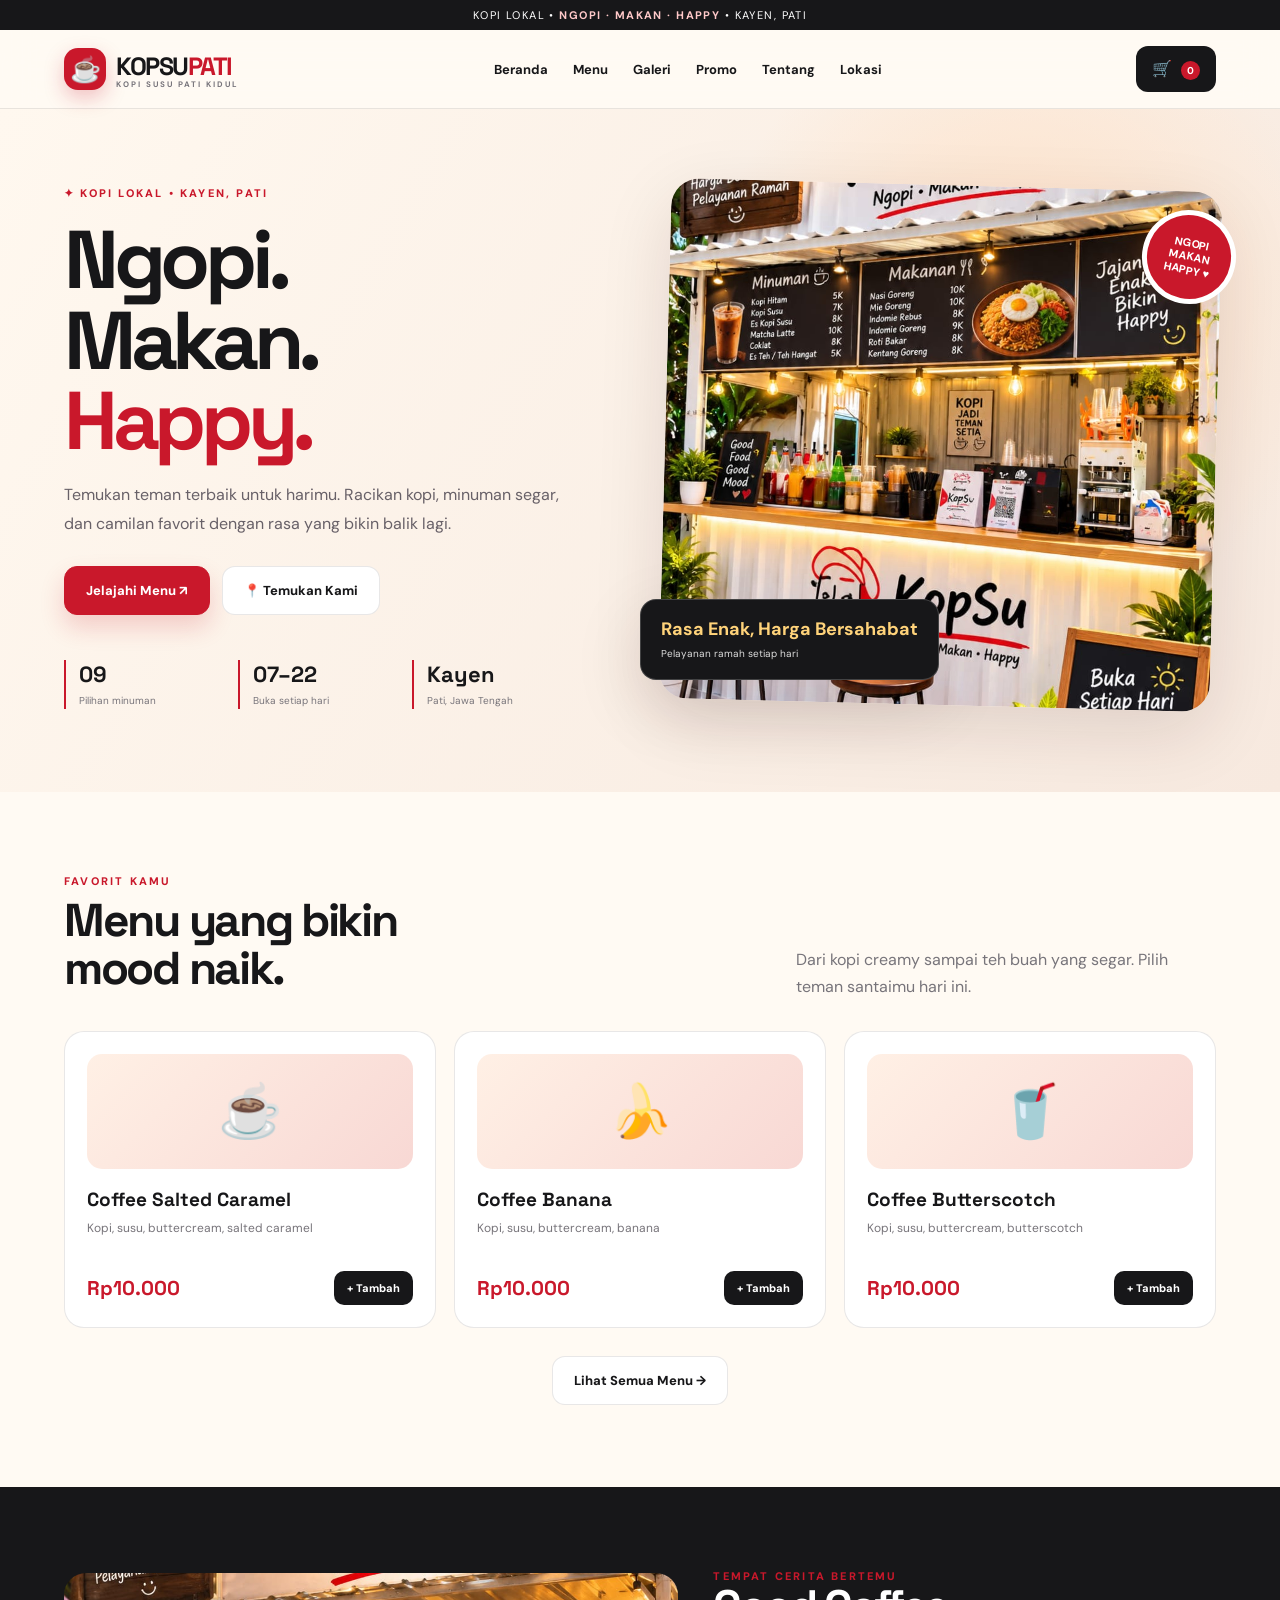
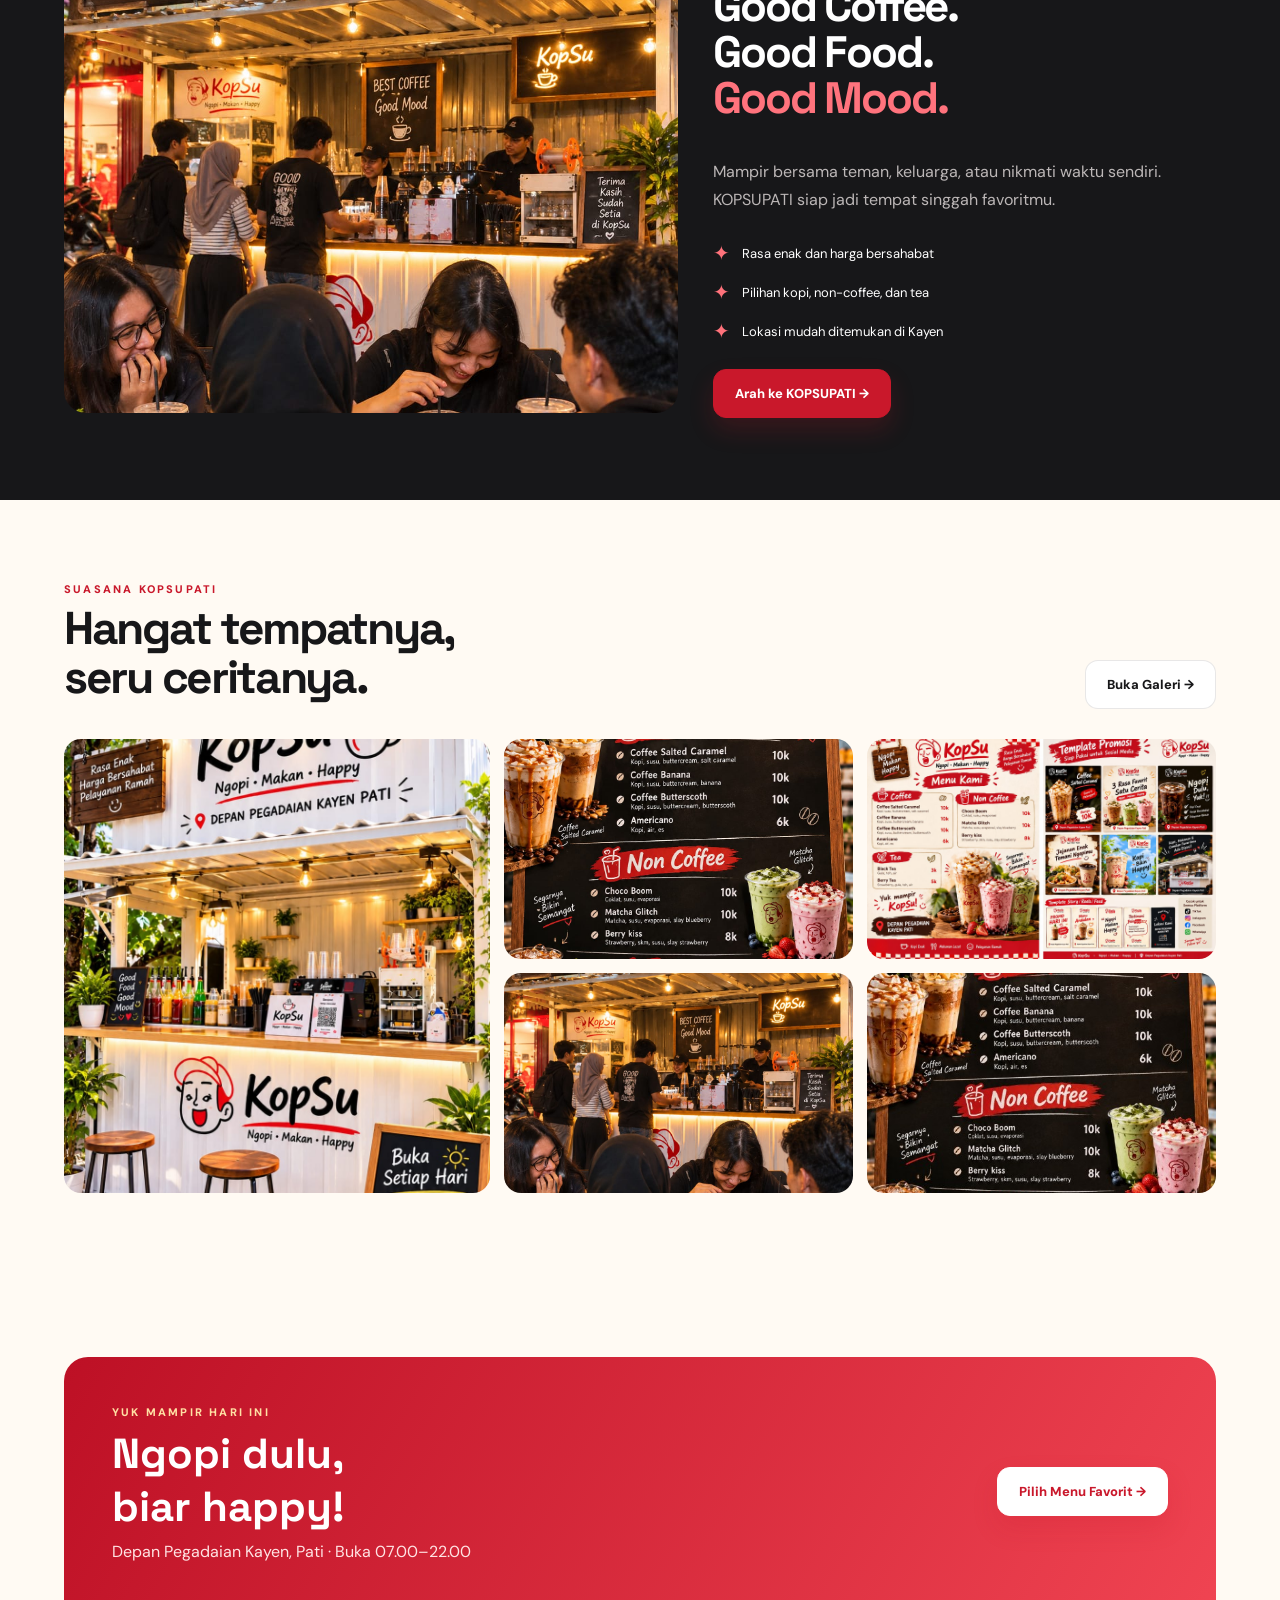
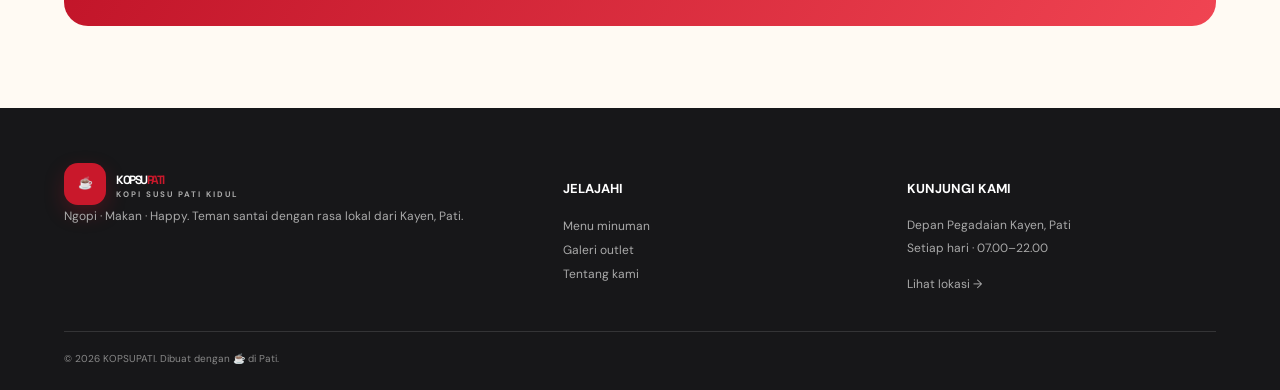
<file: index.html>
<!doctype html><html lang="id"><head><meta charset="utf-8"><meta name="viewport" content="width=device-width,initial-scale=1"><meta name="theme-color" content="#c9182b"><meta name="description" content="KOPSUPATI - Kopi Susu Pati Kidul. Ngopi, Makan, Happy di Kayen, Pati."><title>Beranda | KOPSUPATI</title><link rel="icon" href="assets/icons/favicon.svg" type="image/svg+xml"><link rel="stylesheet" href="assets/css/style.css"></head><body><div class="topline">KOPI LOKAL • <b>NGOPI · MAKAN · HAPPY</b> • KAYEN, PATI</div><header class="site-header"><div class="container nav-wrap"><a class="logo" href="index.html"><span class="logo-mark">☕</span><span>KOPSU<em>PATI</em><small>KOPI SUSU PATI KIDUL</small></span></a><nav class="nav-links" id="navLinks"><a href="index.html">Beranda</a><a href="pages/menu.html">Menu</a><a href="pages/galeri.html">Galeri</a><a href="pages/promo.html">Promo</a><a href="pages/tentang.html">Tentang</a><a href="pages/lokasi.html">Lokasi</a></nav><div class="nav-actions"><button class="cart-button" data-open-cart>🛒 <span class="cart-count" data-cart-count>0</span></button><button class="menu-toggle" id="menuToggle" aria-label="Buka menu">☰</button></div></div></header><main><section class="hero"><div class="container hero-grid"><div><div class="eyebrow">✦ KOPI LOKAL • KAYEN, PATI</div><h1>Ngopi.<br>Makan.<br><span>Happy.</span></h1><p class="hero-copy">Temukan teman terbaik untuk harimu. Racikan kopi, minuman segar, dan camilan favorit dengan rasa yang bikin balik lagi.</p><div class="button-row"><a class="btn" href="pages/menu.html">Jelajahi Menu ↗</a><a class="btn secondary" href="pages/lokasi.html">📍 Temukan Kami</a></div><div class="stats"><div class="stat"><b>09</b><small>Pilihan minuman</small></div><div class="stat"><b>07–22</b><small>Buka setiap hari</small></div><div class="stat"><b>Kayen</b><small>Pati, Jawa Tengah</small></div></div></div><div class="hero-visual"><img class="hero-photo" src="assets/images/outlet/kopsu-outlet-siang-1.jpg" alt="Tampak depan outlet KopSu Pati"><div class="photo-chip"><b>Rasa Enak, Harga Bersahabat</b><small>Pelayanan ramah setiap hari</small></div><div class="floating-stamp">NGOPI<br>MAKAN<br>HAPPY ♥</div></div></div></section><section class="section"><div class="container"><div class="section-head"><div><div class="eyebrow">FAVORIT KAMU</div><h2>Menu yang bikin<br>mood naik.</h2></div><p>Dari kopi creamy sampai teh buah yang segar. Pilih teman santaimu hari ini.</p></div><div class="product-grid" id="featuredProducts"></div><div style="text-align:center;margin-top:28px"><a class="btn secondary" href="pages/menu.html">Lihat Semua Menu →</a></div></div></section><section class="section dark"><div class="container feature-grid"><img class="feature-image" src="assets/images/galeri/suasana-pelanggan-kopsu.jpg" alt="Suasana pelanggan menikmati KopSu"><div class="feature-copy"><div class="eyebrow">TEMPAT CERITA BERTEMU</div><h2>Good Coffee.<br>Good Food.<br><span style="color:#ff737d">Good Mood.</span></h2><p>Mampir bersama teman, keluarga, atau nikmati waktu sendiri. KOPSUPATI siap jadi tempat singgah favoritmu.</p><div class="feature-list"><div><span class="check">✦</span> Rasa enak dan harga bersahabat</div><div><span class="check">✦</span> Pilihan kopi, non-coffee, dan tea</div><div><span class="check">✦</span> Lokasi mudah ditemukan di Kayen</div></div><a class="btn" href="pages/lokasi.html">Arah ke KOPSUPATI →</a></div></div></section><section class="section"><div class="container"><div class="section-head"><div><div class="eyebrow">SUASANA KOPSUPATI</div><h2>Hangat tempatnya,<br>seru ceritanya.</h2></div><a class="btn secondary" href="pages/galeri.html">Buka Galeri →</a></div><div class="gallery-grid"><img src="assets/images/outlet/kopsu-outlet-siang-2.jpg" alt="Outlet KOPSUPATI"><img src="assets/images/menu/menu-kopsu-detail.jpg" alt="Menu KOPSUPATI"><img src="assets/images/promo/template-promosi-kopsu.jpg" alt="Materi promosi KOPSUPATI"><img src="assets/images/galeri/suasana-pelanggan-kopsu.jpg" alt="Pelanggan KOPSUPATI"><img src="assets/images/menu/menu-kopsu-poster.jpg" alt="Poster menu KOPSUPATI"></div></div></section><section class="section"><div class="container"><div class="promo-banner"><div><div class="eyebrow" style="color:#ffe0a4">YUK MAMPIR HARI INI</div><h2>Ngopi dulu,<br>biar happy!</h2><p>Depan Pegadaian Kayen, Pati · Buka 07.00–22.00</p></div><a class="btn" href="pages/menu.html">Pilih Menu Favorit →</a></div></div></section></main><footer class="site-footer"><div class="container"><div class="footer-grid"><div><a class="logo" href="index.html" style="color:white"><span class="logo-mark">☕</span><span>KOPSU<em>PATI</em><small style="color:#aaa">KOPI SUSU PATI KIDUL</small></span></a><p>Ngopi · Makan · Happy. Teman santai dengan rasa lokal dari Kayen, Pati.</p></div><div><h4>JELAJAHI</h4><a href="pages/menu.html">Menu minuman</a><br><a href="pages/galeri.html">Galeri outlet</a><br><a href="pages/tentang.html">Tentang kami</a></div><div><h4>KUNJUNGI KAMI</h4><p>Depan Pegadaian Kayen, Pati<br>Setiap hari · 07.00–22.00</p><a href="pages/lokasi.html">Lihat lokasi →</a></div></div><div class="copyright">© <span data-year></span> KOPSUPATI. Dibuat dengan ☕ di Pati.</div></div></footer><div class="cart-drawer" id="cartDrawer"><aside class="cart-panel"><div class="cart-head"><h2>Keranjang Kamu</h2><button class="close-cart" data-close-cart>✕</button></div><div id="cartItems"></div><div class="cart-total"><span>Total</span><span id="cartTotal">Rp0</span></div><form class="checkout-form" id="checkoutForm"><label for="customerName">NAMA PEMESAN</label><input id="customerName" required placeholder="Nama kamu"><label for="customerPhone">NOMOR HP</label><input id="customerPhone" required inputmode="tel" placeholder="08xxxxxxxxxx"><label for="customerNote">CATATAN PESANAN</label><textarea id="customerNote" rows="2" placeholder="Contoh: gula sedikit, ambil di outlet"></textarea><button class="btn" type="submit">Pesan via WhatsApp →</button></form><p class="notice"><b>ESTEHTIAN GROUP</b>KOPSUPATI</p></aside></div><script src="assets/js/config.js"></script><script src="assets/js/app.js"></script></body></html>
</file>
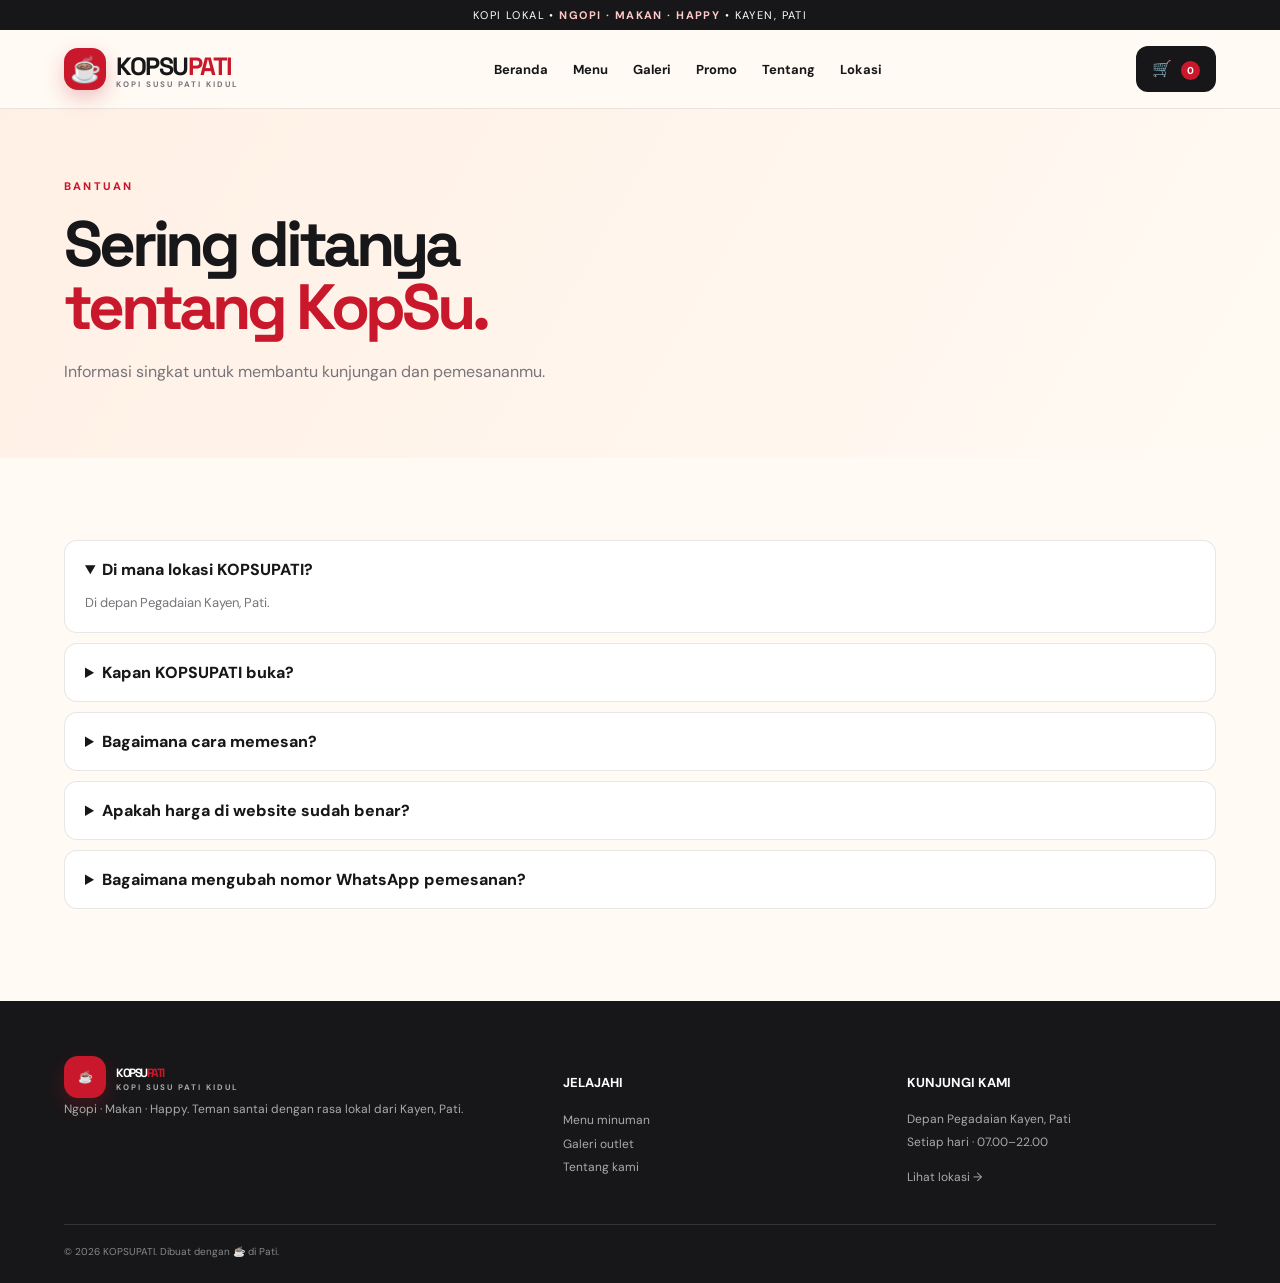
<file: pages/faq.html>
<!doctype html><html lang="id"><head><meta charset="utf-8"><meta name="viewport" content="width=device-width,initial-scale=1"><meta name="theme-color" content="#c9182b"><meta name="description" content="KOPSUPATI - Kopi Susu Pati Kidul. Ngopi, Makan, Happy di Kayen, Pati."><title>FAQ | KOPSUPATI</title><link rel="icon" href="../assets/icons/favicon.svg" type="image/svg+xml"><link rel="stylesheet" href="../assets/css/style.css"></head><body><div class="topline">KOPI LOKAL • <b>NGOPI · MAKAN · HAPPY</b> • KAYEN, PATI</div><header class="site-header"><div class="container nav-wrap"><a class="logo" href="../index.html"><span class="logo-mark">☕</span><span>KOPSU<em>PATI</em><small>KOPI SUSU PATI KIDUL</small></span></a><nav class="nav-links" id="navLinks"><a href="../index.html">Beranda</a><a href="menu.html">Menu</a><a href="galeri.html">Galeri</a><a href="promo.html">Promo</a><a href="tentang.html">Tentang</a><a href="lokasi.html">Lokasi</a></nav><div class="nav-actions"><button class="cart-button" data-open-cart>🛒 <span class="cart-count" data-cart-count>0</span></button><button class="menu-toggle" id="menuToggle" aria-label="Buka menu">☰</button></div></div></header><main><section class="page-hero"><div class="container"><div class="eyebrow">BANTUAN</div><h1>Sering ditanya<br><span>tentang KopSu.</span></h1><p>Informasi singkat untuk membantu kunjungan dan pemesananmu.</p></div></section><section class="section"><div class="container faq"><details open><summary>Di mana lokasi KOPSUPATI?</summary><p>Di depan Pegadaian Kayen, Pati.</p></details><details><summary>Kapan KOPSUPATI buka?</summary><p>Setiap hari pukul 07.00–22.00.</p></details><details><summary>Bagaimana cara memesan?</summary><p>Pilih menu, masukkan ke keranjang, isi nama dan nomor HP, lalu tekan Pesan via WhatsApp. Pesanan akan disiapkan setelah dikonfirmasi oleh admin.</p></details><details><summary>Apakah harga di website sudah benar?</summary><p>Harga pada website mengikuti materi menu yang diberikan. Konfirmasi kembali ke admin untuk ketersediaan dan harga terbaru.</p></details><details><summary>Bagaimana mengubah nomor WhatsApp pemesanan?</summary><p>Ubah whatsappNumber pada file assets/js/config.js dengan nomor WhatsApp bisnis format 62xxxxxxxxxx.</p></details></div></section></main><footer class="site-footer"><div class="container"><div class="footer-grid"><div><a class="logo" href="../index.html" style="color:white"><span class="logo-mark">☕</span><span>KOPSU<em>PATI</em><small style="color:#aaa">KOPI SUSU PATI KIDUL</small></span></a><p>Ngopi · Makan · Happy. Teman santai dengan rasa lokal dari Kayen, Pati.</p></div><div><h4>JELAJAHI</h4><a href="menu.html">Menu minuman</a><br><a href="galeri.html">Galeri outlet</a><br><a href="tentang.html">Tentang kami</a></div><div><h4>KUNJUNGI KAMI</h4><p>Depan Pegadaian Kayen, Pati<br>Setiap hari · 07.00–22.00</p><a href="lokasi.html">Lihat lokasi →</a></div></div><div class="copyright">© <span data-year></span> KOPSUPATI. Dibuat dengan ☕ di Pati.</div></div></footer><div class="cart-drawer" id="cartDrawer"><aside class="cart-panel"><div class="cart-head"><h2>Keranjang Kamu</h2><button class="close-cart" data-close-cart>✕</button></div><div id="cartItems"></div><div class="cart-total"><span>Total</span><span id="cartTotal">Rp0</span></div><form class="checkout-form" id="checkoutForm"><label for="customerName">NAMA PEMESAN</label><input id="customerName" required placeholder="Nama kamu"><label for="customerPhone">NOMOR HP</label><input id="customerPhone" required inputmode="tel" placeholder="08xxxxxxxxxx"><label for="customerNote">CATATAN PESANAN</label><textarea id="customerNote" rows="2" placeholder="Contoh: gula sedikit, ambil di outlet"></textarea><button class="btn" type="submit">Pesan via WhatsApp →</button></form><p class="notice"><b>ESTEHTIAN GROUP</b> KOPSUPATI</p></aside></div><script src="../assets/js/config.js"></script><script src="../assets/js/app.js"></script></body></html>
</file>
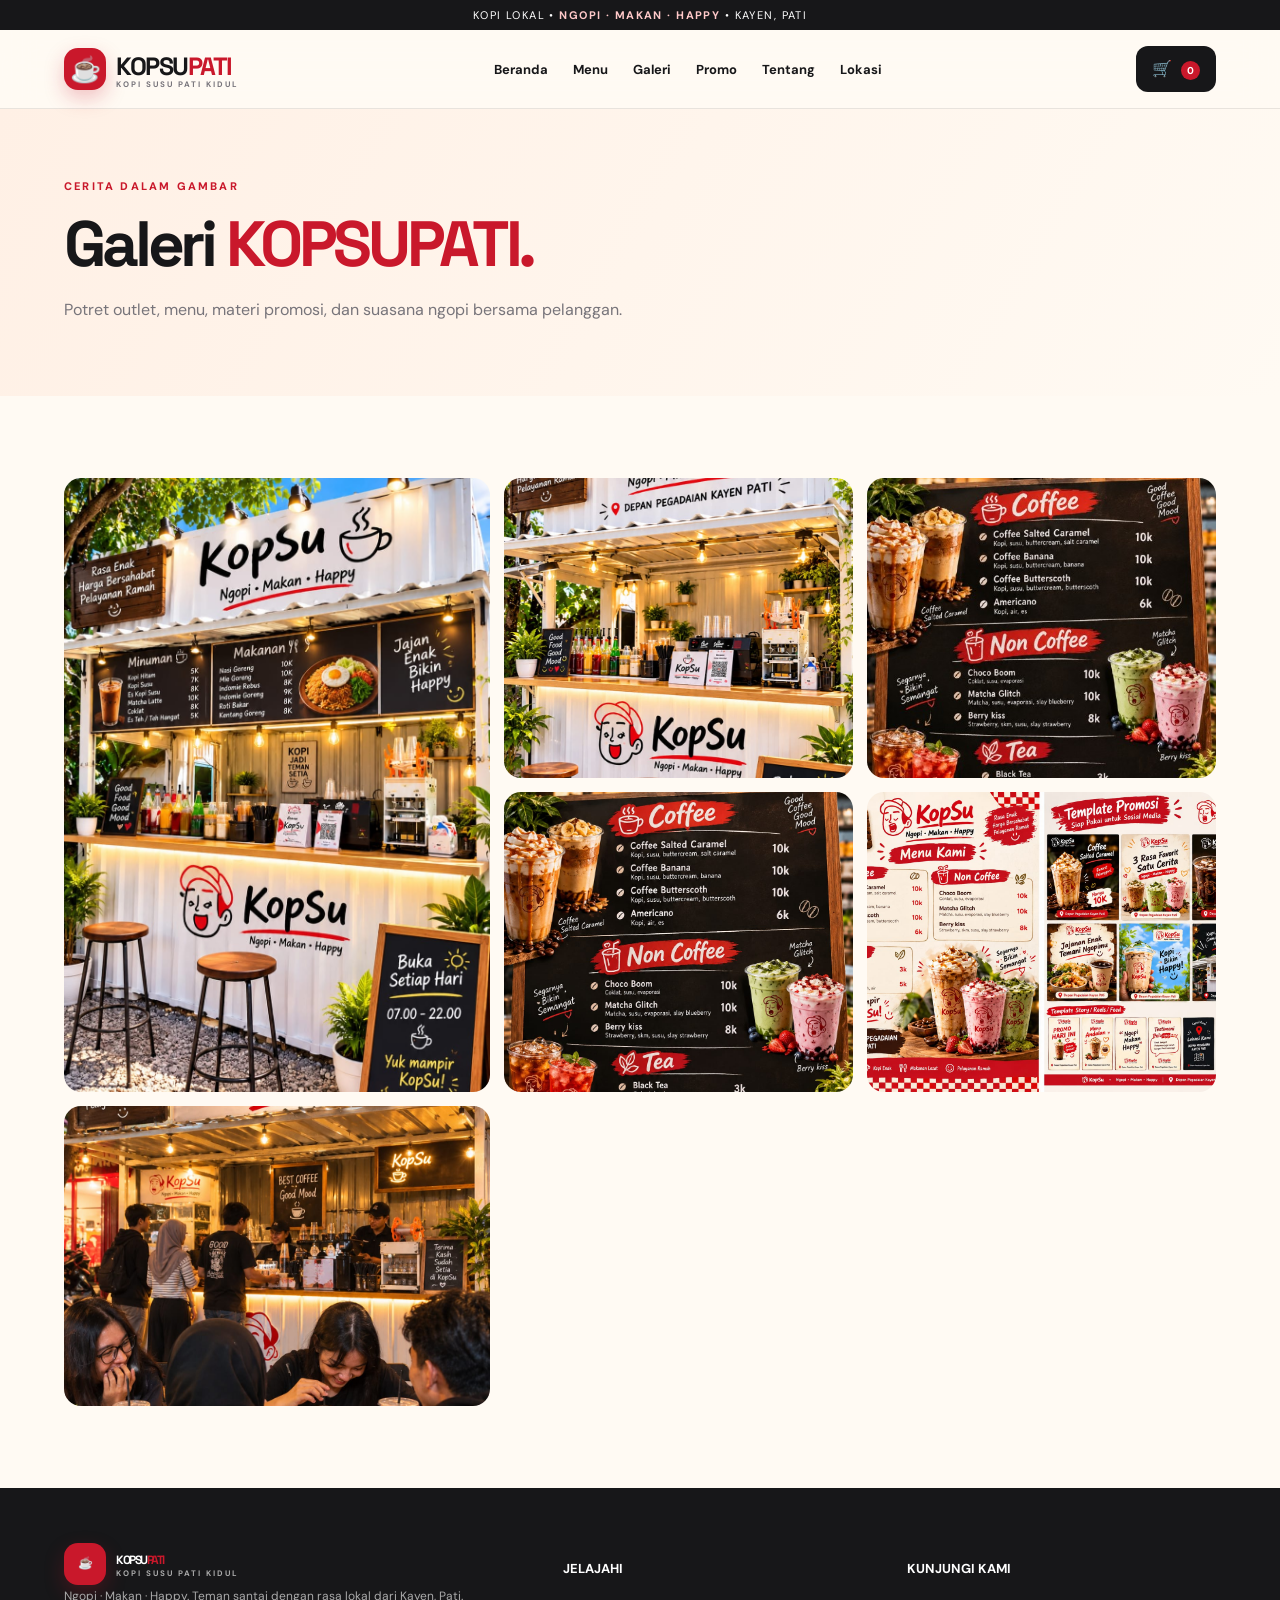
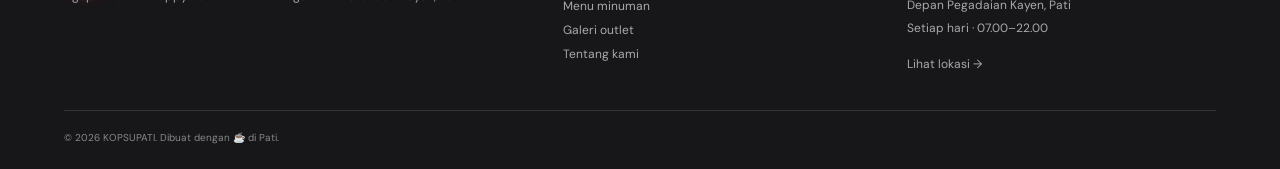
<file: pages/galeri.html>
<!doctype html><html lang="id"><head><meta charset="utf-8"><meta name="viewport" content="width=device-width,initial-scale=1"><meta name="theme-color" content="#c9182b"><meta name="description" content="KOPSUPATI - Kopi Susu Pati Kidul. Ngopi, Makan, Happy di Kayen, Pati."><title>Galeri | KOPSUPATI</title><link rel="icon" href="../assets/icons/favicon.svg" type="image/svg+xml"><link rel="stylesheet" href="../assets/css/style.css"></head><body><div class="topline">KOPI LOKAL • <b>NGOPI · MAKAN · HAPPY</b> • KAYEN, PATI</div><header class="site-header"><div class="container nav-wrap"><a class="logo" href="../index.html"><span class="logo-mark">☕</span><span>KOPSU<em>PATI</em><small>KOPI SUSU PATI KIDUL</small></span></a><nav class="nav-links" id="navLinks"><a href="../index.html">Beranda</a><a href="menu.html">Menu</a><a href="galeri.html">Galeri</a><a href="promo.html">Promo</a><a href="tentang.html">Tentang</a><a href="lokasi.html">Lokasi</a></nav><div class="nav-actions"><button class="cart-button" data-open-cart>🛒 <span class="cart-count" data-cart-count>0</span></button><button class="menu-toggle" id="menuToggle" aria-label="Buka menu">☰</button></div></div></header><main><section class="page-hero"><div class="container"><div class="eyebrow">CERITA DALAM GAMBAR</div><h1>Galeri <span>KOPSUPATI.</span></h1><p>Potret outlet, menu, materi promosi, dan suasana ngopi bersama pelanggan.</p></div></section><section class="section"><div class="container"><div class="gallery-grid" style="grid-template-rows:300px 300px 300px"><img src="../assets/images/outlet/kopsu-outlet-siang-1.jpg" alt="Outlet KOPSUPATI siang hari"><img src="../assets/images/outlet/kopsu-outlet-siang-2.jpg" alt="Papan nama KOPSUPATI"><img src="../assets/images/menu/menu-kopsu-poster.jpg" alt="Poster menu KOPSUPATI"><img src="../assets/images/menu/menu-kopsu-detail.jpg" alt="Detail menu minuman"><img src="../assets/images/promo/template-promosi-kopsu.jpg" alt="Template promosi KOPSUPATI"><img src="../assets/images/galeri/suasana-pelanggan-kopsu.jpg" alt="Suasana pelanggan di KOPSUPATI"></div></div></section></main><footer class="site-footer"><div class="container"><div class="footer-grid"><div><a class="logo" href="../index.html" style="color:white"><span class="logo-mark">☕</span><span>KOPSU<em>PATI</em><small style="color:#aaa">KOPI SUSU PATI KIDUL</small></span></a><p>Ngopi · Makan · Happy. Teman santai dengan rasa lokal dari Kayen, Pati.</p></div><div><h4>JELAJAHI</h4><a href="menu.html">Menu minuman</a><br><a href="galeri.html">Galeri outlet</a><br><a href="tentang.html">Tentang kami</a></div><div><h4>KUNJUNGI KAMI</h4><p>Depan Pegadaian Kayen, Pati<br>Setiap hari · 07.00–22.00</p><a href="lokasi.html">Lihat lokasi →</a></div></div><div class="copyright">© <span data-year></span> KOPSUPATI. Dibuat dengan ☕ di Pati.</div></div></footer><div class="cart-drawer" id="cartDrawer"><aside class="cart-panel"><div class="cart-head"><h2>Keranjang Kamu</h2><button class="close-cart" data-close-cart>✕</button></div><div id="cartItems"></div><div class="cart-total"><span>Total</span><span id="cartTotal">Rp0</span></div><form class="checkout-form" id="checkoutForm"><label for="customerName">NAMA PEMESAN</label><input id="customerName" required placeholder="Nama kamu"><label for="customerPhone">NOMOR HP</label><input id="customerPhone" required inputmode="tel" placeholder="08xxxxxxxxxx"><label for="customerNote">CATATAN PESANAN</label><textarea id="customerNote" rows="2" placeholder="Contoh: gula sedikit, ambil di outlet"></textarea><button class="btn" type="submit">Pesan via WhatsApp →</button></form><p class="notice"><b>ESTEHTIAN GROUP</b> KOPSUPATI</p></aside></div><script src="../assets/js/config.js"></script><script src="../assets/js/app.js"></script></body></html>
</file>
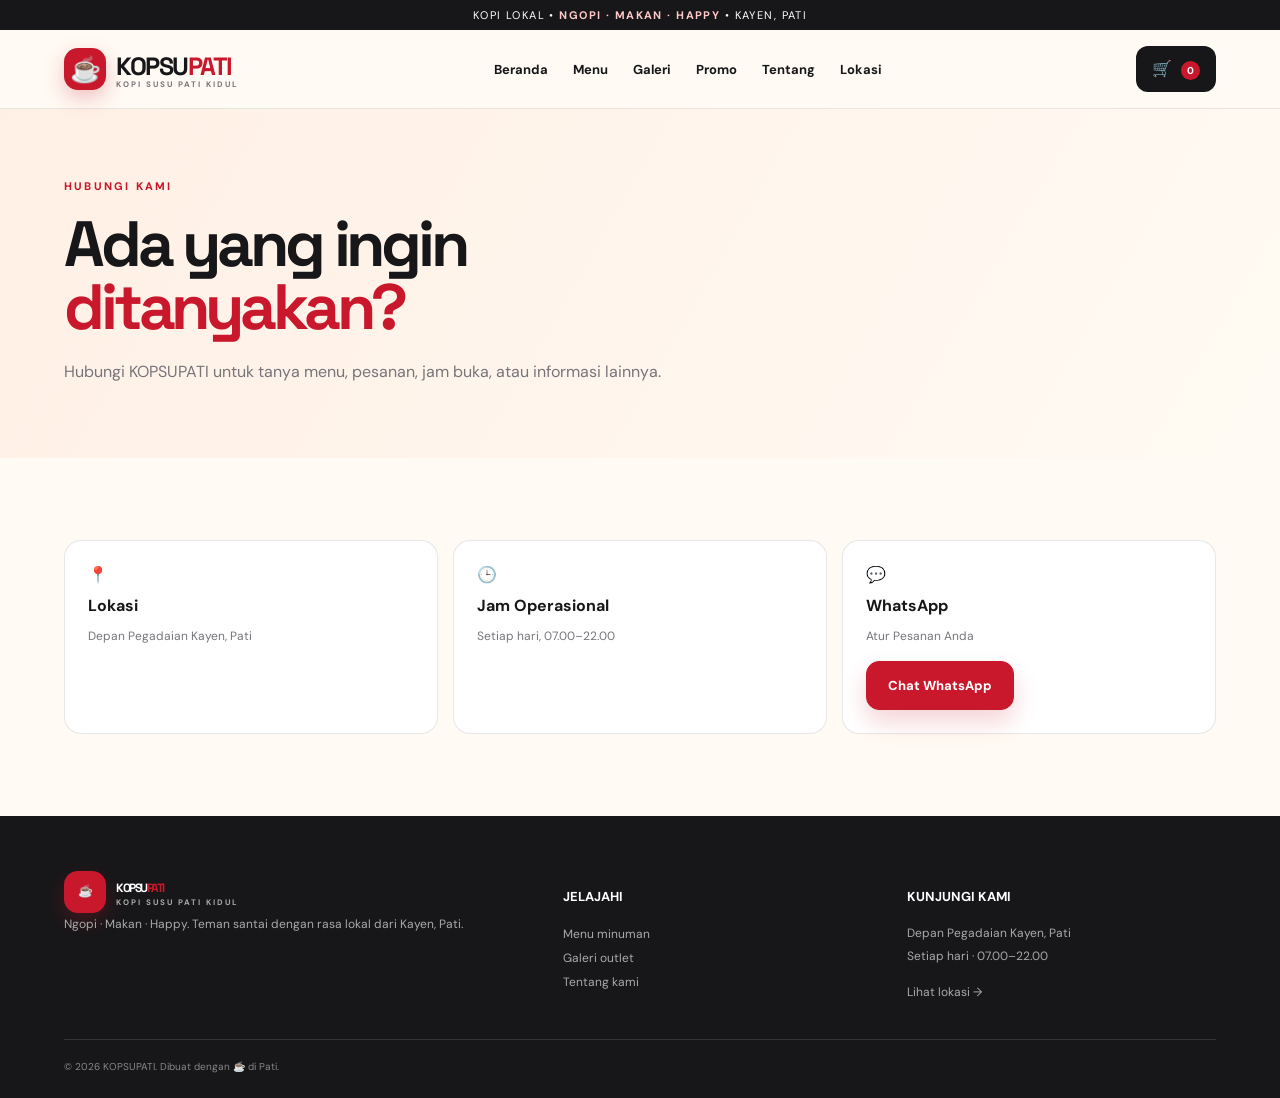
<file: pages/kontak.html>
<!doctype html><html lang="id"><head><meta charset="utf-8"><meta name="viewport" content="width=device-width,initial-scale=1"><meta name="theme-color" content="#c9182b"><meta name="description" content="KOPSUPATI - Kopi Susu Pati Kidul. Ngopi, Makan, Happy di Kayen, Pati."><title>Kontak | KOPSUPATI</title><link rel="icon" href="../assets/icons/favicon.svg" type="image/svg+xml"><link rel="stylesheet" href="../assets/css/style.css"></head><body><div class="topline">KOPI LOKAL • <b>NGOPI · MAKAN · HAPPY</b> • KAYEN, PATI</div><header class="site-header"><div class="container nav-wrap"><a class="logo" href="../index.html"><span class="logo-mark">☕</span><span>KOPSU<em>PATI</em><small>KOPI SUSU PATI KIDUL</small></span></a><nav class="nav-links" id="navLinks"><a href="../index.html">Beranda</a><a href="menu.html">Menu</a><a href="galeri.html">Galeri</a><a href="promo.html">Promo</a><a href="tentang.html">Tentang</a><a href="lokasi.html">Lokasi</a></nav><div class="nav-actions"><button class="cart-button" data-open-cart>🛒 <span class="cart-count" data-cart-count>0</span></button><button class="menu-toggle" id="menuToggle" aria-label="Buka menu">☰</button></div></div></header><main><section class="page-hero"><div class="container"><div class="eyebrow">HUBUNGI KAMI</div><h1>Ada yang ingin<br><span>ditanyakan?</span></h1><p>Hubungi KOPSUPATI untuk tanya menu, pesanan, jam buka, atau informasi lainnya.</p></div></section><section class="section"><div class="container info-grid"><div class="info-card">📍<b>Lokasi</b><p>Depan Pegadaian Kayen, Pati</p></div><div class="info-card">🕒<b>Jam Operasional</b><p>Setiap hari, 07.00–22.00</p></div><div class="info-card">💬<b>WhatsApp</b><p>Atur Pesanan Anda</p><a class="btn" style="margin-top:14px" data-whatsapp-link href="#">Chat WhatsApp</a></div></div></section></main><footer class="site-footer"><div class="container"><div class="footer-grid"><div><a class="logo" href="../index.html" style="color:white"><span class="logo-mark">☕</span><span>KOPSU<em>PATI</em><small style="color:#aaa">KOPI SUSU PATI KIDUL</small></span></a><p>Ngopi · Makan · Happy. Teman santai dengan rasa lokal dari Kayen, Pati.</p></div><div><h4>JELAJAHI</h4><a href="menu.html">Menu minuman</a><br><a href="galeri.html">Galeri outlet</a><br><a href="tentang.html">Tentang kami</a></div><div><h4>KUNJUNGI KAMI</h4><p>Depan Pegadaian Kayen, Pati<br>Setiap hari · 07.00–22.00</p><a href="lokasi.html">Lihat lokasi →</a></div></div><div class="copyright">© <span data-year></span> KOPSUPATI. Dibuat dengan ☕ di Pati.</div></div></footer><div class="cart-drawer" id="cartDrawer"><aside class="cart-panel"><div class="cart-head"><h2>Keranjang Kamu</h2><button class="close-cart" data-close-cart>✕</button></div><div id="cartItems"></div><div class="cart-total"><span>Total</span><span id="cartTotal">Rp0</span></div><form class="checkout-form" id="checkoutForm"><label for="customerName">NAMA PEMESAN</label><input id="customerName" required placeholder="Nama kamu"><label for="customerPhone">NOMOR HP</label><input id="customerPhone" required inputmode="tel" placeholder="08xxxxxxxxxx"><label for="customerNote">CATATAN PESANAN</label><textarea id="customerNote" rows="2" placeholder="Contoh: gula sedikit, ambil di outlet"></textarea><button class="btn" type="submit">Pesan via WhatsApp →</button></form><p class="notice"><b>KOPSUPATI Pesanan Anda</b></p></aside></div><script src="../assets/js/config.js"></script><script src="../assets/js/app.js"></script></body></html>
</file>
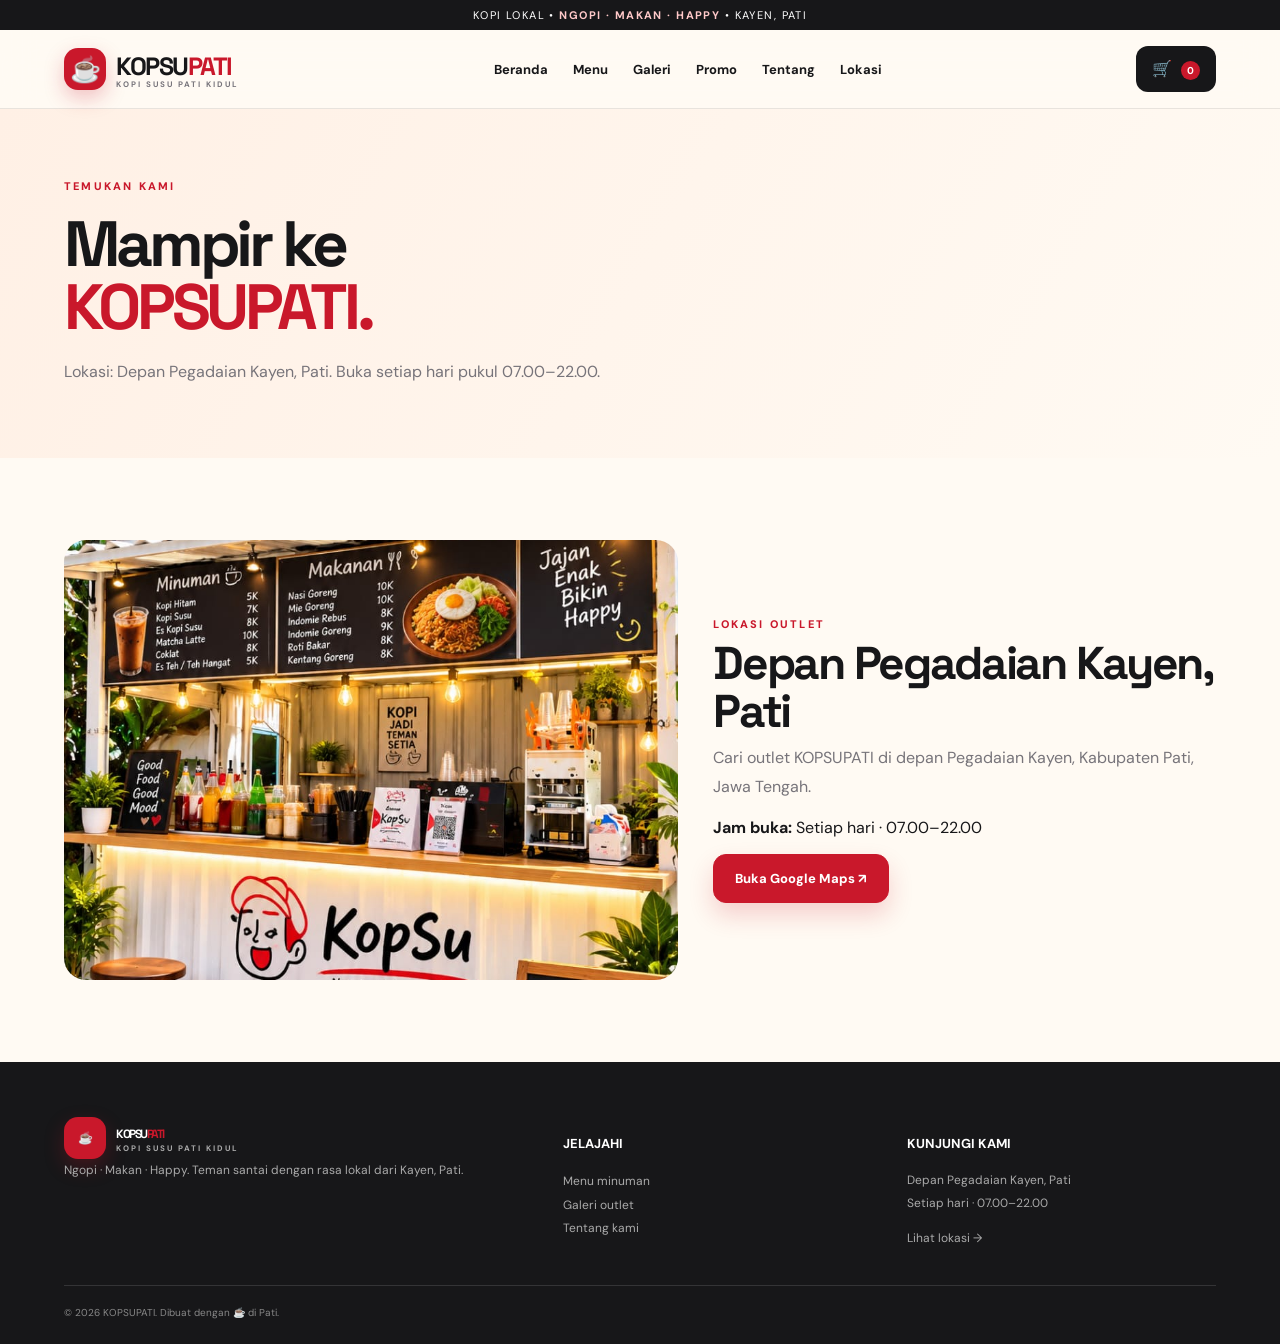
<file: pages/lokasi.html>
<!doctype html><html lang="id"><head><meta charset="utf-8"><meta name="viewport" content="width=device-width,initial-scale=1"><meta name="theme-color" content="#c9182b"><meta name="description" content="KOPSUPATI - Kopi Susu Pati Kidul. Ngopi, Makan, Happy di Kayen, Pati."><title>Lokasi | KOPSUPATI</title><link rel="icon" href="../assets/icons/favicon.svg" type="image/svg+xml"><link rel="stylesheet" href="../assets/css/style.css"></head><body><div class="topline">KOPI LOKAL • <b>NGOPI · MAKAN · HAPPY</b> • KAYEN, PATI</div><header class="site-header"><div class="container nav-wrap"><a class="logo" href="../index.html"><span class="logo-mark">☕</span><span>KOPSU<em>PATI</em><small>KOPI SUSU PATI KIDUL</small></span></a><nav class="nav-links" id="navLinks"><a href="../index.html">Beranda</a><a href="menu.html">Menu</a><a href="galeri.html">Galeri</a><a href="promo.html">Promo</a><a href="tentang.html">Tentang</a><a href="lokasi.html">Lokasi</a></nav><div class="nav-actions"><button class="cart-button" data-open-cart>🛒 <span class="cart-count" data-cart-count>0</span></button><button class="menu-toggle" id="menuToggle" aria-label="Buka menu">☰</button></div></div></header><main><section class="page-hero"><div class="container"><div class="eyebrow">TEMUKAN KAMI</div><h1>Mampir ke<br><span>KOPSUPATI.</span></h1><p>Lokasi: Depan Pegadaian Kayen, Pati. Buka setiap hari pukul 07.00–22.00.</p></div></section><section class="section"><div class="container feature-grid"><img class="feature-image" src="../assets/images/outlet/kopsu-outlet-siang-1.jpg" alt="Tampak depan outlet"><div><div class="eyebrow">LOKASI OUTLET</div><h2 class="section-title">Depan Pegadaian Kayen, Pati</h2><p style="color:var(--muted);line-height:1.8">Cari outlet KOPSUPATI di depan Pegadaian Kayen, Kabupaten Pati, Jawa Tengah.</p><p><b>Jam buka:</b> Setiap hari · 07.00–22.00</p><a class="btn" target="_blank" rel="noopener" href="https://www.google.com/maps/search/?api=1&query=Depan+Pegadaian+Kayen+Pati">Buka Google Maps ↗</a></div></div></section></main><footer class="site-footer"><div class="container"><div class="footer-grid"><div><a class="logo" href="../index.html" style="color:white"><span class="logo-mark">☕</span><span>KOPSU<em>PATI</em><small style="color:#aaa">KOPI SUSU PATI KIDUL</small></span></a><p>Ngopi · Makan · Happy. Teman santai dengan rasa lokal dari Kayen, Pati.</p></div><div><h4>JELAJAHI</h4><a href="menu.html">Menu minuman</a><br><a href="galeri.html">Galeri outlet</a><br><a href="tentang.html">Tentang kami</a></div><div><h4>KUNJUNGI KAMI</h4><p>Depan Pegadaian Kayen, Pati<br>Setiap hari · 07.00–22.00</p><a href="lokasi.html">Lihat lokasi →</a></div></div><div class="copyright">© <span data-year></span> KOPSUPATI. Dibuat dengan ☕ di Pati.</div></div></footer><div class="cart-drawer" id="cartDrawer"><aside class="cart-panel"><div class="cart-head"><h2>Keranjang Kamu</h2><button class="close-cart" data-close-cart>✕</button></div><div id="cartItems"></div><div class="cart-total"><span>Total</span><span id="cartTotal">Rp0</span></div><form class="checkout-form" id="checkoutForm"><label for="customerName">NAMA PEMESAN</label><input id="customerName" required placeholder="Nama kamu"><label for="customerPhone">NOMOR HP</label><input id="customerPhone" required inputmode="tel" placeholder="08xxxxxxxxxx"><label for="customerNote">CATATAN PESANAN</label><textarea id="customerNote" rows="2" placeholder="Contoh: gula sedikit, ambil di outlet"></textarea><button class="btn" type="submit">Pesan via WhatsApp →</button></form><p class="notice"><b>ESTEHTIAN GROUP</b> KOPSUPATI</p></aside></div><script src="../assets/js/config.js"></script><script src="../assets/js/app.js"></script></body></html>
</file>
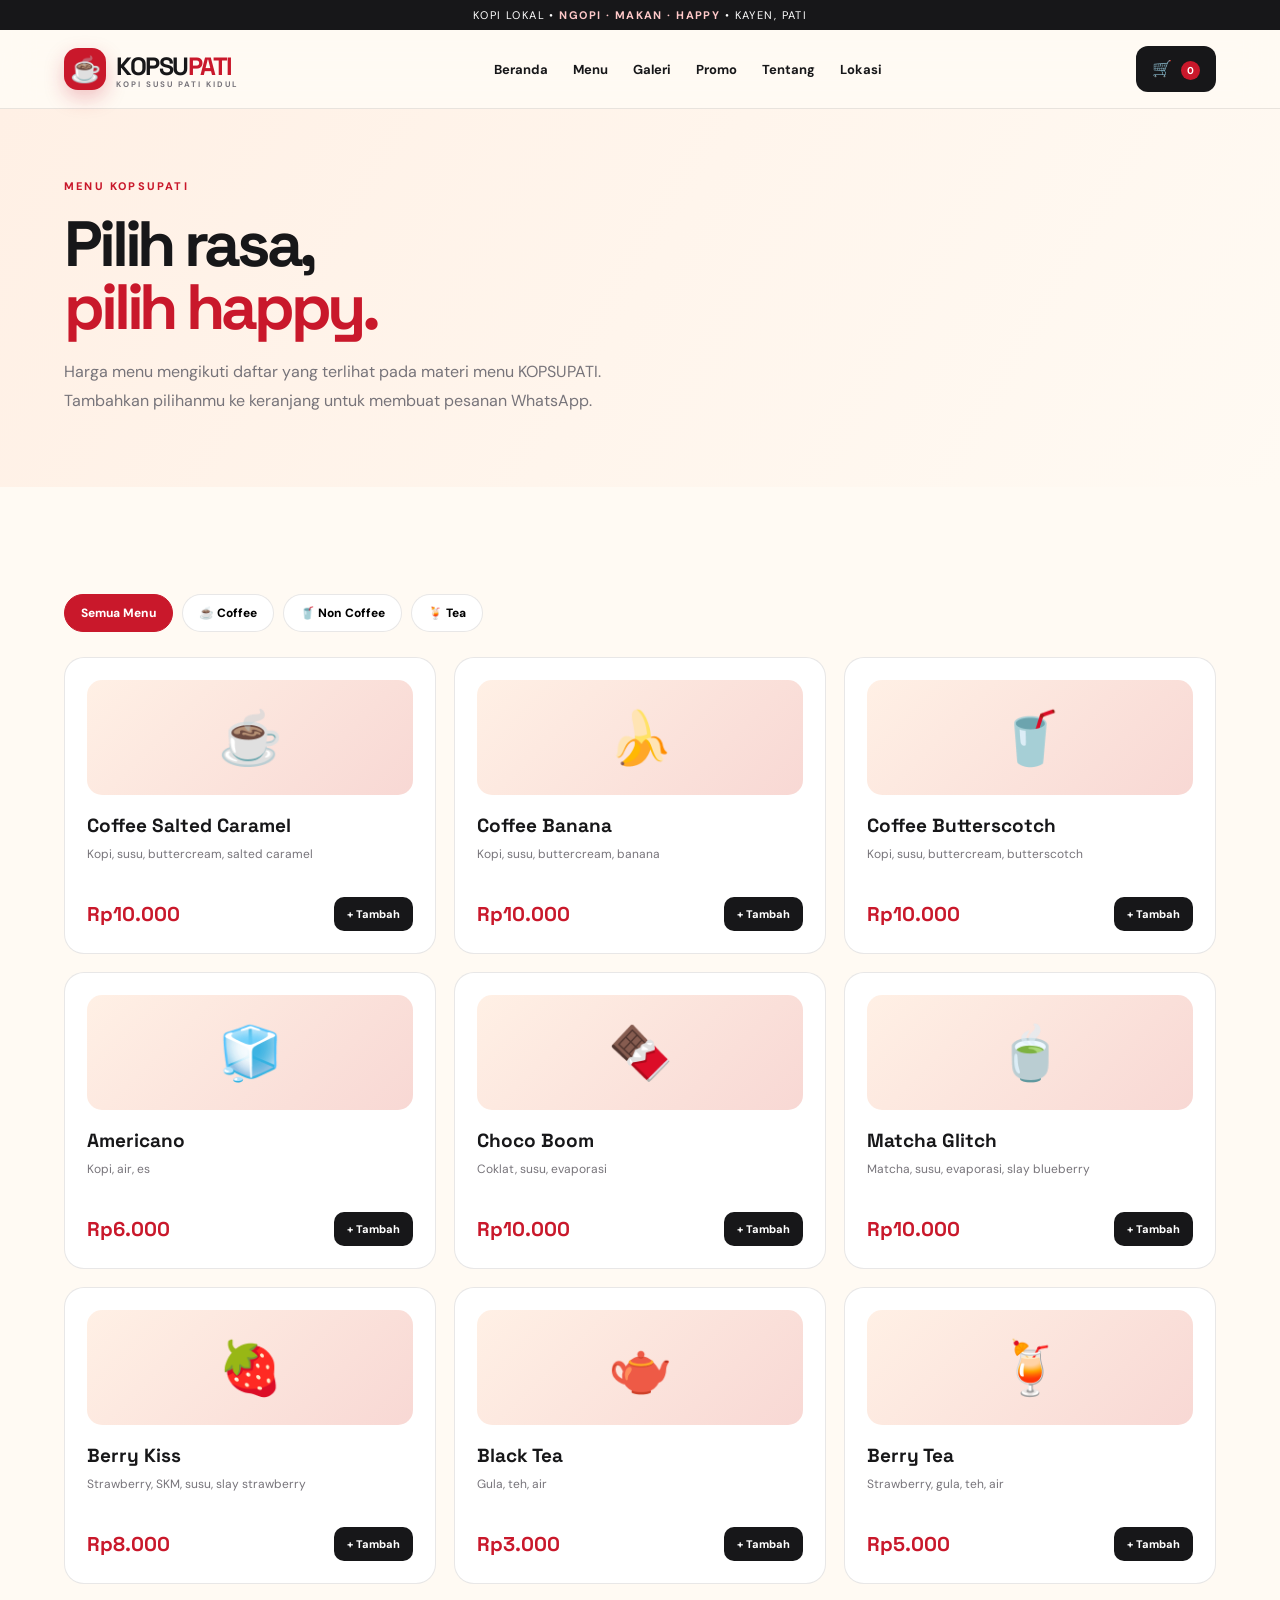
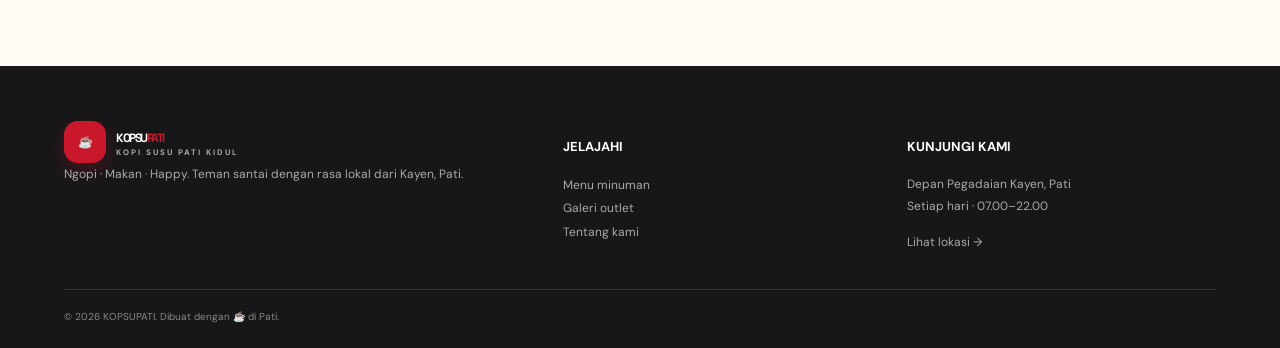
<file: pages/menu.html>
<!doctype html><html lang="id"><head><meta charset="utf-8"><meta name="viewport" content="width=device-width,initial-scale=1"><meta name="theme-color" content="#c9182b"><meta name="description" content="KOPSUPATI - Kopi Susu Pati Kidul. Ngopi, Makan, Happy di Kayen, Pati."><title>Menu | KOPSUPATI</title><link rel="icon" href="../assets/icons/favicon.svg" type="image/svg+xml"><link rel="stylesheet" href="../assets/css/style.css"></head><body><div class="topline">KOPI LOKAL • <b>NGOPI · MAKAN · HAPPY</b> • KAYEN, PATI</div><header class="site-header"><div class="container nav-wrap"><a class="logo" href="../index.html"><span class="logo-mark">☕</span><span>KOPSU<em>PATI</em><small>KOPI SUSU PATI KIDUL</small></span></a><nav class="nav-links" id="navLinks"><a href="../index.html">Beranda</a><a href="menu.html">Menu</a><a href="galeri.html">Galeri</a><a href="promo.html">Promo</a><a href="tentang.html">Tentang</a><a href="lokasi.html">Lokasi</a></nav><div class="nav-actions"><button class="cart-button" data-open-cart>🛒 <span class="cart-count" data-cart-count>0</span></button><button class="menu-toggle" id="menuToggle" aria-label="Buka menu">☰</button></div></div></header><main><section class="page-hero"><div class="container"><div class="eyebrow">MENU KOPSUPATI</div><h1>Pilih rasa,<br><span>pilih happy.</span></h1><p>Harga menu mengikuti daftar yang terlihat pada materi menu KOPSUPATI. Tambahkan pilihanmu ke keranjang untuk membuat pesanan WhatsApp.</p></div></section><section class="section"><div class="container"><div class="category-tabs" id="categoryTabs"><button class="tab active" data-category="all">Semua Menu</button><button class="tab" data-category="coffee">☕ Coffee</button><button class="tab" data-category="noncoffee">🥤 Non Coffee</button><button class="tab" data-category="tea">🍹 Tea</button></div><div class="product-grid" id="allProducts"></div></div></section></main><footer class="site-footer"><div class="container"><div class="footer-grid"><div><a class="logo" href="../index.html" style="color:white"><span class="logo-mark">☕</span><span>KOPSU<em>PATI</em><small style="color:#aaa">KOPI SUSU PATI KIDUL</small></span></a><p>Ngopi · Makan · Happy. Teman santai dengan rasa lokal dari Kayen, Pati.</p></div><div><h4>JELAJAHI</h4><a href="menu.html">Menu minuman</a><br><a href="galeri.html">Galeri outlet</a><br><a href="tentang.html">Tentang kami</a></div><div><h4>KUNJUNGI KAMI</h4><p>Depan Pegadaian Kayen, Pati<br>Setiap hari · 07.00–22.00</p><a href="lokasi.html">Lihat lokasi →</a></div></div><div class="copyright">© <span data-year></span> KOPSUPATI. Dibuat dengan ☕ di Pati.</div></div></footer><div class="cart-drawer" id="cartDrawer"><aside class="cart-panel"><div class="cart-head"><h2>Keranjang Kamu</h2><button class="close-cart" data-close-cart>✕</button></div><div id="cartItems"></div><div class="cart-total"><span>Total</span><span id="cartTotal">Rp0</span></div><form class="checkout-form" id="checkoutForm"><label for="customerName">NAMA PEMESAN</label><input id="customerName" required placeholder="Nama kamu"><label for="customerPhone">NOMOR HP</label><input id="customerPhone" required inputmode="tel" placeholder="08xxxxxxxxxx"><label for="customerNote">CATATAN PESANAN</label><textarea id="customerNote" rows="2" placeholder="Contoh: gula sedikit, ambil di outlet"></textarea><button class="btn" type="submit">Pesan via WhatsApp →</button></form><p class="notice"><b>ESTEHTIAN GROUP</b> KOPSUPATI</p></aside></div><script src="../assets/js/config.js"></script><script src="../assets/js/app.js"></script></body></html>
</file>
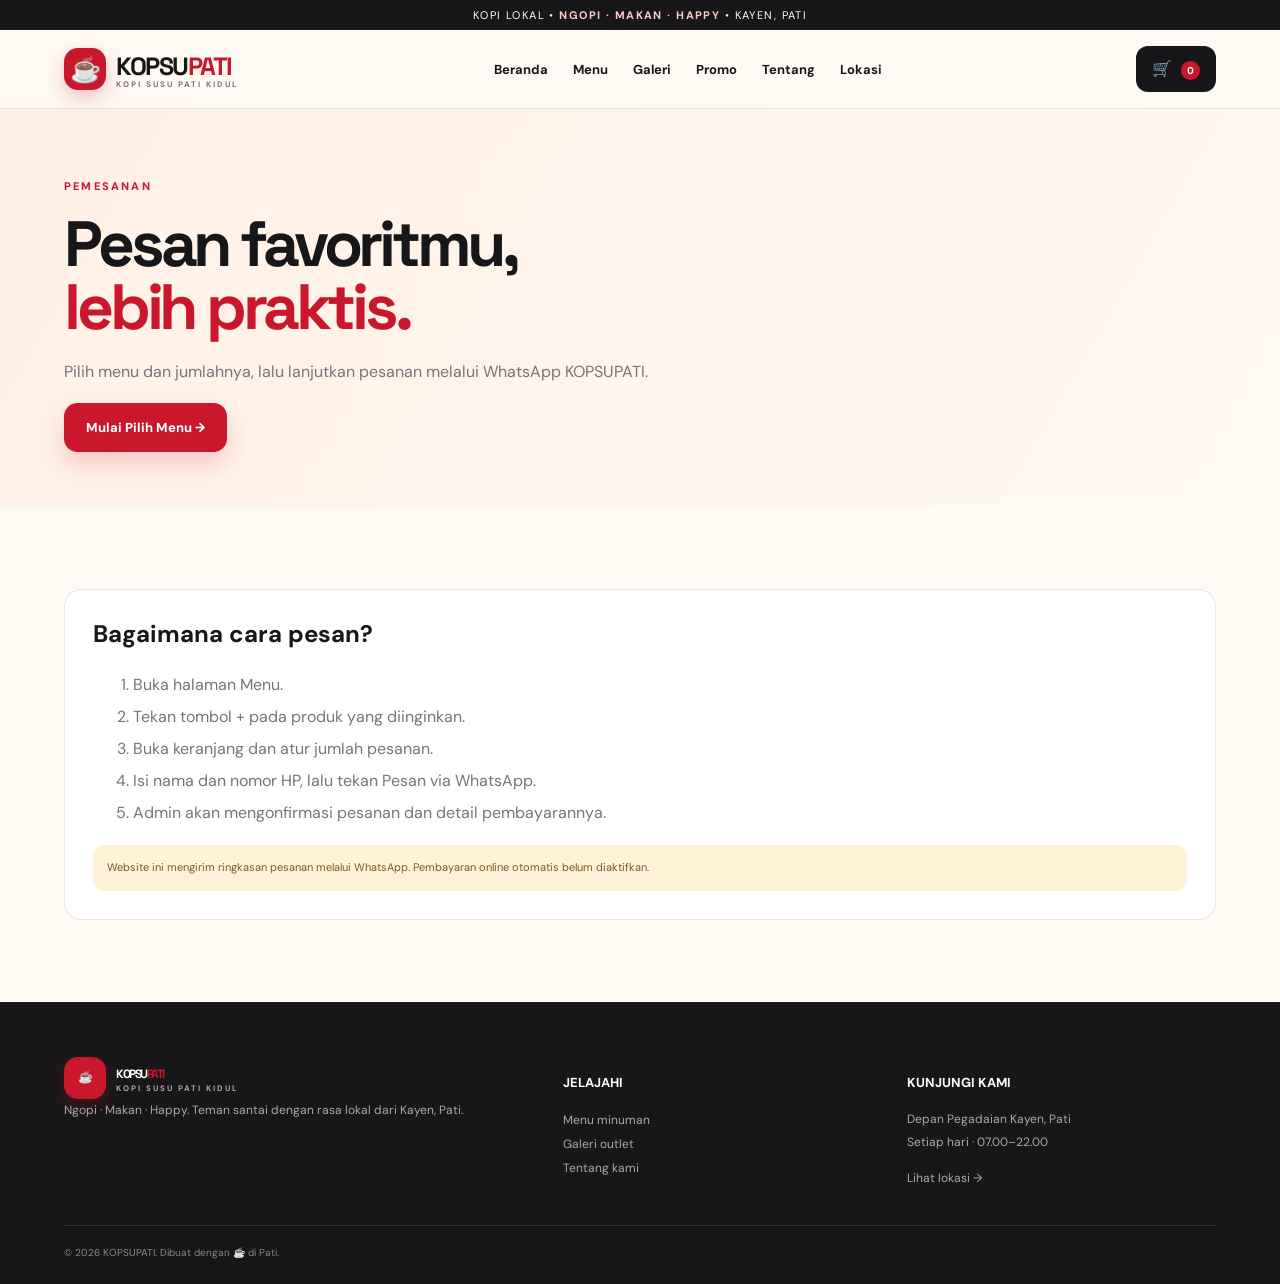
<file: pages/pemesanan.html>
<!doctype html><html lang="id"><head><meta charset="utf-8"><meta name="viewport" content="width=device-width,initial-scale=1"><meta name="theme-color" content="#c9182b"><meta name="description" content="KOPSUPATI - Kopi Susu Pati Kidul. Ngopi, Makan, Happy di Kayen, Pati."><title>Pemesanan | KOPSUPATI</title><link rel="icon" href="../assets/icons/favicon.svg" type="image/svg+xml"><link rel="stylesheet" href="../assets/css/style.css"></head><body><div class="topline">KOPI LOKAL • <b>NGOPI · MAKAN · HAPPY</b> • KAYEN, PATI</div><header class="site-header"><div class="container nav-wrap"><a class="logo" href="../index.html"><span class="logo-mark">☕</span><span>KOPSU<em>PATI</em><small>KOPI SUSU PATI KIDUL</small></span></a><nav class="nav-links" id="navLinks"><a href="../index.html">Beranda</a><a href="menu.html">Menu</a><a href="galeri.html">Galeri</a><a href="promo.html">Promo</a><a href="tentang.html">Tentang</a><a href="lokasi.html">Lokasi</a></nav><div class="nav-actions"><button class="cart-button" data-open-cart>🛒 <span class="cart-count" data-cart-count>0</span></button><button class="menu-toggle" id="menuToggle" aria-label="Buka menu">☰</button></div></div></header><main><section class="page-hero"><div class="container"><div class="eyebrow">PEMESANAN</div><h1>Pesan favoritmu,<br><span>lebih praktis.</span></h1><p>Pilih menu dan jumlahnya, lalu lanjutkan pesanan melalui WhatsApp KOPSUPATI.</p><a class="btn" href="menu.html">Mulai Pilih Menu →</a></div></section><section class="section"><div class="container content-card"><h2>Bagaimana cara pesan?</h2><ol style="line-height:2;color:var(--muted)"><li>Buka halaman Menu.</li><li>Tekan tombol + pada produk yang diinginkan.</li><li>Buka keranjang dan atur jumlah pesanan.</li><li>Isi nama dan nomor HP, lalu tekan Pesan via WhatsApp.</li><li>Admin akan mengonfirmasi pesanan dan detail pembayarannya.</li></ol><div class="notice">Website ini mengirim ringkasan pesanan melalui WhatsApp. Pembayaran online otomatis belum diaktifkan.</div></div></section></main><footer class="site-footer"><div class="container"><div class="footer-grid"><div><a class="logo" href="../index.html" style="color:white"><span class="logo-mark">☕</span><span>KOPSU<em>PATI</em><small style="color:#aaa">KOPI SUSU PATI KIDUL</small></span></a><p>Ngopi · Makan · Happy. Teman santai dengan rasa lokal dari Kayen, Pati.</p></div><div><h4>JELAJAHI</h4><a href="menu.html">Menu minuman</a><br><a href="galeri.html">Galeri outlet</a><br><a href="tentang.html">Tentang kami</a></div><div><h4>KUNJUNGI KAMI</h4><p>Depan Pegadaian Kayen, Pati<br>Setiap hari · 07.00–22.00</p><a href="lokasi.html">Lihat lokasi →</a></div></div><div class="copyright">© <span data-year></span> KOPSUPATI. Dibuat dengan ☕ di Pati.</div></div></footer><div class="cart-drawer" id="cartDrawer"><aside class="cart-panel"><div class="cart-head"><h2>Keranjang Kamu</h2><button class="close-cart" data-close-cart>✕</button></div><div id="cartItems"></div><div class="cart-total"><span>Total</span><span id="cartTotal">Rp0</span></div><form class="checkout-form" id="checkoutForm"><label for="customerName">NAMA PEMESAN</label><input id="customerName" required placeholder="Nama kamu"><label for="customerPhone">NOMOR HP</label><input id="customerPhone" required inputmode="tel" placeholder="08xxxxxxxxxx"><label for="customerNote">CATATAN PESANAN</label><textarea id="customerNote" rows="2" placeholder="Contoh: gula sedikit, ambil di outlet"></textarea><button class="btn" type="submit">Pesan via WhatsApp →</button></form><p class="notice"><b>ESTEHTIAN GROUP</b> KOPSUPATI</p></aside></div><script src="../assets/js/config.js"></script><script src="../assets/js/app.js"></script></body></html>
</file>
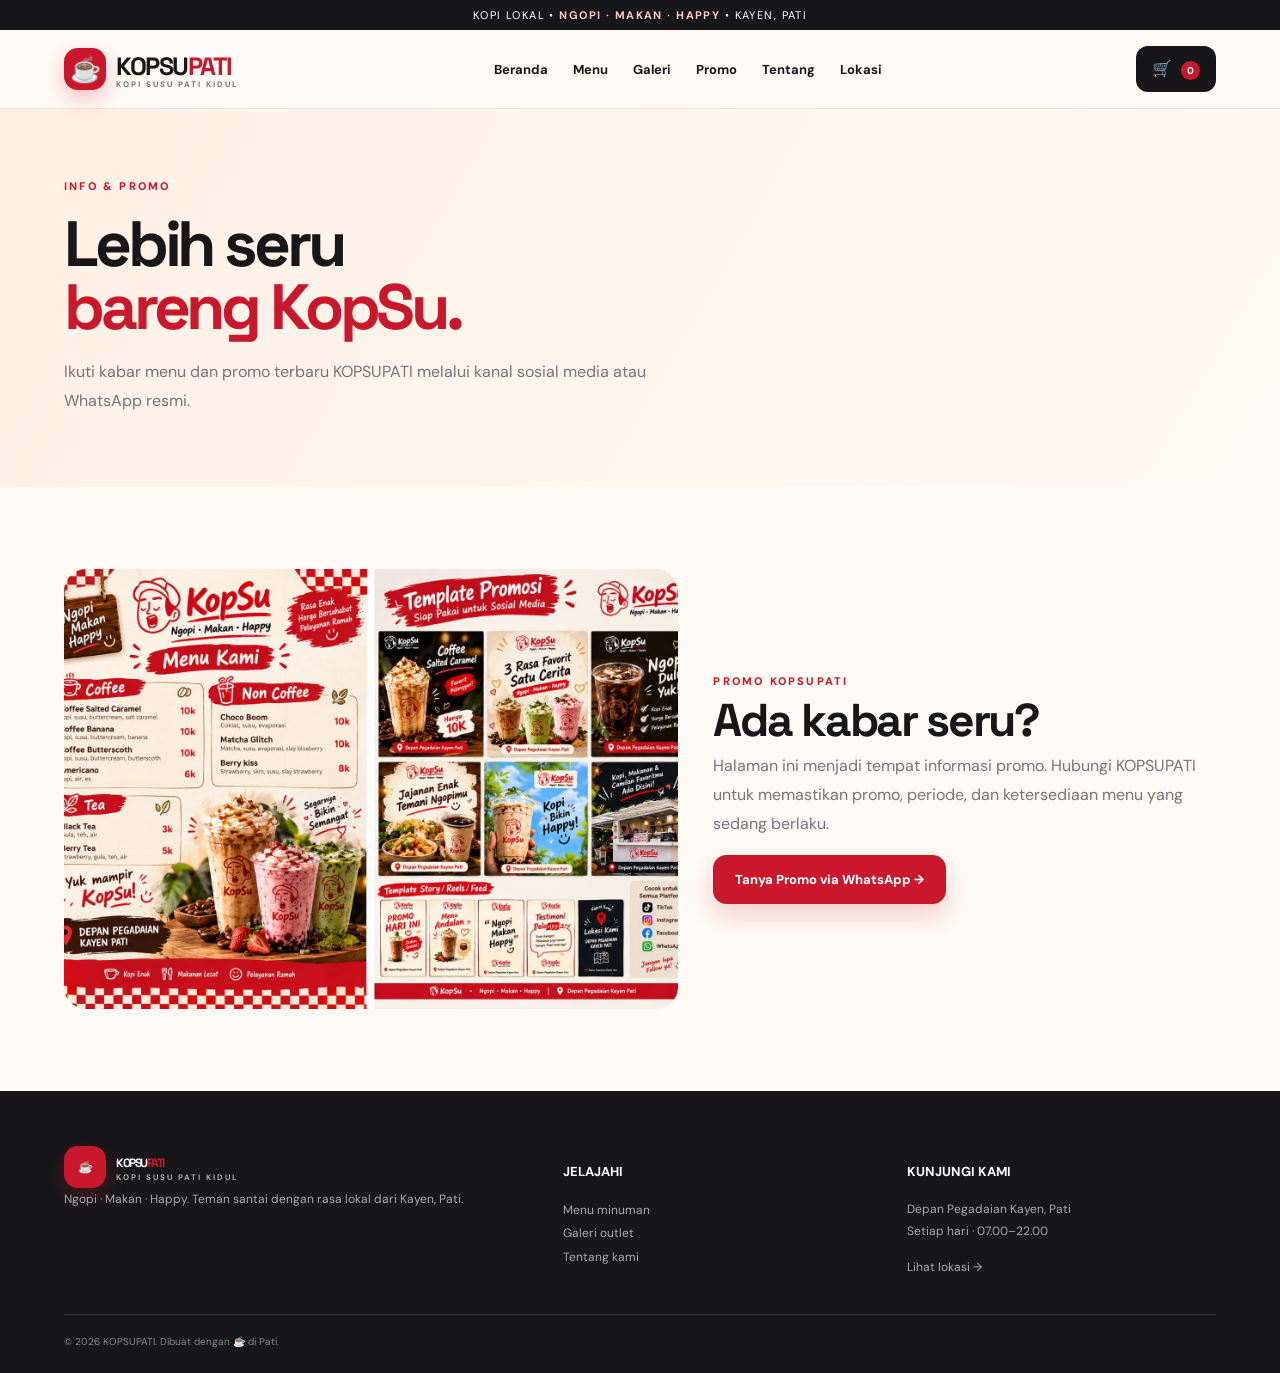
<file: pages/promo.html>
<!doctype html><html lang="id"><head><meta charset="utf-8"><meta name="viewport" content="width=device-width,initial-scale=1"><meta name="theme-color" content="#c9182b"><meta name="description" content="KOPSUPATI - Kopi Susu Pati Kidul. Ngopi, Makan, Happy di Kayen, Pati."><title>Promo | KOPSUPATI</title><link rel="icon" href="../assets/icons/favicon.svg" type="image/svg+xml"><link rel="stylesheet" href="../assets/css/style.css"></head><body><div class="topline">KOPI LOKAL • <b>NGOPI · MAKAN · HAPPY</b> • KAYEN, PATI</div><header class="site-header"><div class="container nav-wrap"><a class="logo" href="../index.html"><span class="logo-mark">☕</span><span>KOPSU<em>PATI</em><small>KOPI SUSU PATI KIDUL</small></span></a><nav class="nav-links" id="navLinks"><a href="../index.html">Beranda</a><a href="menu.html">Menu</a><a href="galeri.html">Galeri</a><a href="promo.html">Promo</a><a href="tentang.html">Tentang</a><a href="lokasi.html">Lokasi</a></nav><div class="nav-actions"><button class="cart-button" data-open-cart>🛒 <span class="cart-count" data-cart-count>0</span></button><button class="menu-toggle" id="menuToggle" aria-label="Buka menu">☰</button></div></div></header><main><section class="page-hero"><div class="container"><div class="eyebrow">INFO & PROMO</div><h1>Lebih seru<br><span>bareng KopSu.</span></h1><p>Ikuti kabar menu dan promo terbaru KOPSUPATI melalui kanal sosial media atau WhatsApp resmi.</p></div></section><section class="section"><div class="container feature-grid"><img class="feature-image" src="../assets/images/promo/template-promosi-kopsu.jpg" alt="Materi promosi KOPSUPATI"><div><div class="eyebrow">PROMO KOPSUPATI</div><h2 class="section-title">Ada kabar seru?</h2><p style="color:var(--muted);line-height:1.8">Halaman ini menjadi tempat informasi promo. Hubungi KOPSUPATI untuk memastikan promo, periode, dan ketersediaan menu yang sedang berlaku.</p><a class="btn" href="kontak.html">Tanya Promo via WhatsApp →</a></div></div></section></main><footer class="site-footer"><div class="container"><div class="footer-grid"><div><a class="logo" href="../index.html" style="color:white"><span class="logo-mark">☕</span><span>KOPSU<em>PATI</em><small style="color:#aaa">KOPI SUSU PATI KIDUL</small></span></a><p>Ngopi · Makan · Happy. Teman santai dengan rasa lokal dari Kayen, Pati.</p></div><div><h4>JELAJAHI</h4><a href="menu.html">Menu minuman</a><br><a href="galeri.html">Galeri outlet</a><br><a href="tentang.html">Tentang kami</a></div><div><h4>KUNJUNGI KAMI</h4><p>Depan Pegadaian Kayen, Pati<br>Setiap hari · 07.00–22.00</p><a href="lokasi.html">Lihat lokasi →</a></div></div><div class="copyright">© <span data-year></span> KOPSUPATI. Dibuat dengan ☕ di Pati.</div></div></footer><div class="cart-drawer" id="cartDrawer"><aside class="cart-panel"><div class="cart-head"><h2>Keranjang Kamu</h2><button class="close-cart" data-close-cart>✕</button></div><div id="cartItems"></div><div class="cart-total"><span>Total</span><span id="cartTotal">Rp0</span></div><form class="checkout-form" id="checkoutForm"><label for="customerName">NAMA PEMESAN</label><input id="customerName" required placeholder="Nama kamu"><label for="customerPhone">NOMOR HP</label><input id="customerPhone" required inputmode="tel" placeholder="08xxxxxxxxxx"><label for="customerNote">CATATAN PESANAN</label><textarea id="customerNote" rows="2" placeholder="Contoh: gula sedikit, ambil di outlet"></textarea><button class="btn" type="submit">Pesan via WhatsApp →</button></form><p class="notice"><b>ESTEHTIAN GROUP</b> KOPSUPATI</p></aside></div><script src="../assets/js/config.js"></script><script src="../assets/js/app.js"></script></body></html>
</file>
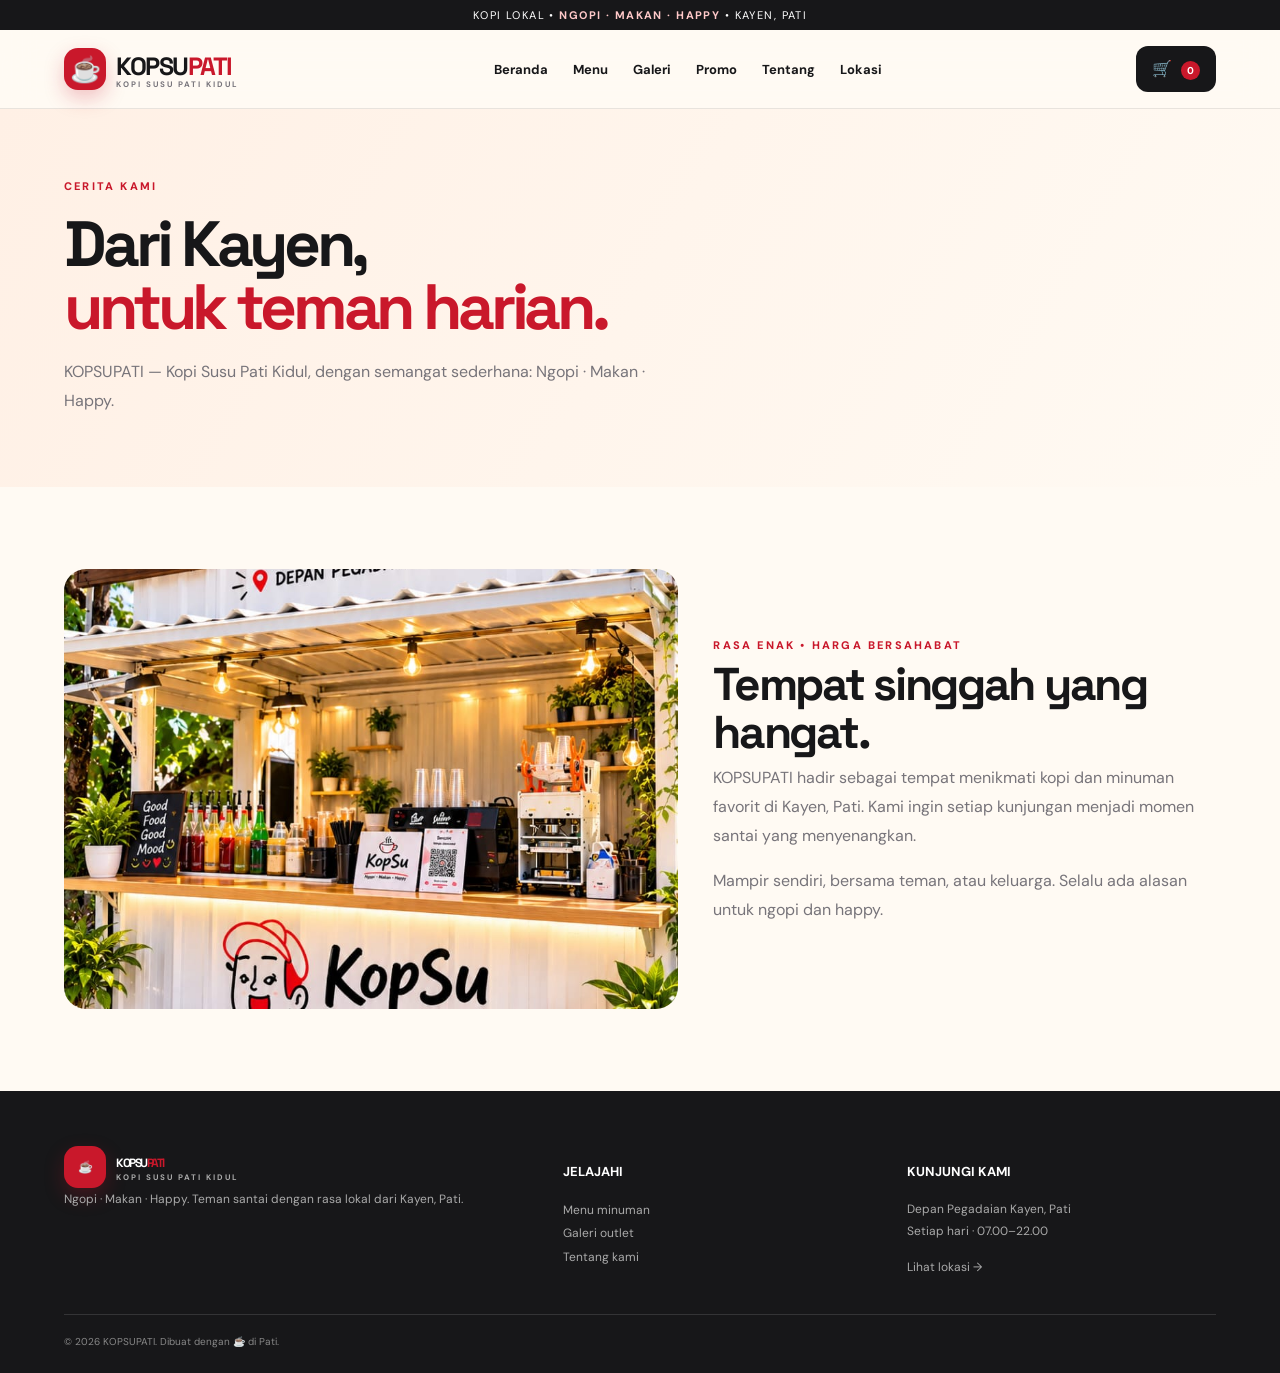
<file: pages/tentang.html>
<!doctype html><html lang="id"><head><meta charset="utf-8"><meta name="viewport" content="width=device-width,initial-scale=1"><meta name="theme-color" content="#c9182b"><meta name="description" content="KOPSUPATI - Kopi Susu Pati Kidul. Ngopi, Makan, Happy di Kayen, Pati."><title>Tentang | KOPSUPATI</title><link rel="icon" href="../assets/icons/favicon.svg" type="image/svg+xml"><link rel="stylesheet" href="../assets/css/style.css"></head><body><div class="topline">KOPI LOKAL • <b>NGOPI · MAKAN · HAPPY</b> • KAYEN, PATI</div><header class="site-header"><div class="container nav-wrap"><a class="logo" href="../index.html"><span class="logo-mark">☕</span><span>KOPSU<em>PATI</em><small>KOPI SUSU PATI KIDUL</small></span></a><nav class="nav-links" id="navLinks"><a href="../index.html">Beranda</a><a href="menu.html">Menu</a><a href="galeri.html">Galeri</a><a href="promo.html">Promo</a><a href="tentang.html">Tentang</a><a href="lokasi.html">Lokasi</a></nav><div class="nav-actions"><button class="cart-button" data-open-cart>🛒 <span class="cart-count" data-cart-count>0</span></button><button class="menu-toggle" id="menuToggle" aria-label="Buka menu">☰</button></div></div></header><main><section class="page-hero"><div class="container"><div class="eyebrow">CERITA KAMI</div><h1>Dari Kayen,<br><span>untuk teman harian.</span></h1><p>KOPSUPATI — Kopi Susu Pati Kidul, dengan semangat sederhana: Ngopi · Makan · Happy.</p></div></section><section class="section"><div class="container feature-grid"><img class="feature-image" src="../assets/images/outlet/kopsu-outlet-siang-2.jpg" alt="Outlet KopSu"><div><div class="eyebrow">RASA ENAK • HARGA BERSAHABAT</div><h2 class="section-title">Tempat singgah yang hangat.</h2><p style="color:var(--muted);line-height:1.8">KOPSUPATI hadir sebagai tempat menikmati kopi dan minuman favorit di Kayen, Pati. Kami ingin setiap kunjungan menjadi momen santai yang menyenangkan.</p><p style="color:var(--muted);line-height:1.8">Mampir sendiri, bersama teman, atau keluarga. Selalu ada alasan untuk ngopi dan happy.</p></div></div></section></main><footer class="site-footer"><div class="container"><div class="footer-grid"><div><a class="logo" href="../index.html" style="color:white"><span class="logo-mark">☕</span><span>KOPSU<em>PATI</em><small style="color:#aaa">KOPI SUSU PATI KIDUL</small></span></a><p>Ngopi · Makan · Happy. Teman santai dengan rasa lokal dari Kayen, Pati.</p></div><div><h4>JELAJAHI</h4><a href="menu.html">Menu minuman</a><br><a href="galeri.html">Galeri outlet</a><br><a href="tentang.html">Tentang kami</a></div><div><h4>KUNJUNGI KAMI</h4><p>Depan Pegadaian Kayen, Pati<br>Setiap hari · 07.00–22.00</p><a href="lokasi.html">Lihat lokasi →</a></div></div><div class="copyright">© <span data-year></span> KOPSUPATI. Dibuat dengan ☕ di Pati.</div></div></footer><div class="cart-drawer" id="cartDrawer"><aside class="cart-panel"><div class="cart-head"><h2>Keranjang Kamu</h2><button class="close-cart" data-close-cart>✕</button></div><div id="cartItems"></div><div class="cart-total"><span>Total</span><span id="cartTotal">Rp0</span></div><form class="checkout-form" id="checkoutForm"><label for="customerName">NAMA PEMESAN</label><input id="customerName" required placeholder="Nama kamu"><label for="customerPhone">NOMOR HP</label><input id="customerPhone" required inputmode="tel" placeholder="08xxxxxxxxxx"><label for="customerNote">CATATAN PESANAN</label><textarea id="customerNote" rows="2" placeholder="Contoh: gula sedikit, ambil di outlet"></textarea><button class="btn" type="submit">Pesan via WhatsApp →</button></form><p class="notice"><b>ESTEHTIAN GROUP</b> KOPSUPATI KOPSUPATI</p></aside></div><script src="../assets/js/config.js"></script><script src="../assets/js/app.js"></script></body></html>
</file>
<file: assets/css/style.css>
@import url('https://fonts.googleapis.com/css2?family=DM+Sans:wght@400;500;600;700;800&family=Space+Grotesk:wght@400;500;600;700&display=swap');
:root{--red:#c9182b;--red2:#f04452;--ink:#171719;--muted:#77747a;--cream:#fffaf3;--gold:#e6b85c;--line:rgba(30,25,25,.1);--shadow:0 22px 70px rgba(50,20,20,.12)}*{box-sizing:border-box}html{scroll-behavior:smooth}body{margin:0;background:var(--cream);color:var(--ink);font-family:'DM Sans',sans-serif}a{color:inherit;text-decoration:none}button{font:inherit}.container{width:min(1160px,90%);margin:auto}.topline{background:#171719;color:#fff;text-align:center;padding:8px 12px;font-size:11px;letter-spacing:.13em}.topline b{color:#ffc9c9}.site-header{position:sticky;top:0;z-index:50;background:rgba(255,250,243,.92);backdrop-filter:blur(18px);border-bottom:1px solid var(--line)}.nav-wrap{height:78px;display:flex;align-items:center;justify-content:space-between;gap:25px}.logo{display:flex;align-items:center;gap:10px;font-family:'Space Grotesk';font-weight:800;font-size:25px;letter-spacing:-1.5px}.logo-mark{width:42px;height:42px;display:grid;place-items:center;border-radius:14px;background:var(--red);color:white;box-shadow:0 8px 20px #c9182b40}.logo small{display:block;font:700 8px 'DM Sans';letter-spacing:2px;color:var(--muted);margin-top:-3px}.logo em{font-style:normal;color:var(--red)}.nav-links{display:flex;align-items:center;gap:25px;font-size:13px;font-weight:700}.nav-links a{transition:.2s}.nav-links a:hover,.nav-links a.active{color:var(--red)}.nav-actions{display:flex;align-items:center;gap:10px}.cart-button,.menu-toggle{border:0;background:#171719;color:#fff;padding:12px 16px;border-radius:12px;font-weight:700;cursor:pointer}.cart-count{display:inline-grid;place-items:center;min-width:19px;height:19px;border-radius:50%;background:var(--red);font-size:10px;margin-left:5px}.menu-toggle{display:none}.hero{position:relative;overflow:hidden;padding:76px 0 82px;background:radial-gradient(circle at 80% 30%,#ffe0c5 0,transparent 28%),linear-gradient(120deg,#fff8ef,#f7e9df)}.hero-grid{display:grid;grid-template-columns:1fr 1fr;align-items:center;gap:50px}.eyebrow{font-size:11px;letter-spacing:.2em;text-transform:uppercase;font-weight:800;color:var(--red)}h1,h2,h3,p{margin-top:0}.hero h1,.page-hero h1{font:700 clamp(48px,6.4vw,82px)/.98 'Space Grotesk';letter-spacing:-.065em;margin:20px 0}.hero h1 span,.page-hero h1 span{color:var(--red)}.hero-copy{max-width:520px;color:#686168;line-height:1.8;font-size:16px}.button-row{display:flex;gap:12px;flex-wrap:wrap;margin-top:27px}.btn{display:inline-flex;align-items:center;justify-content:center;gap:9px;padding:15px 21px;border-radius:13px;background:var(--red);color:#fff;font-size:13px;font-weight:800;border:1px solid var(--red);box-shadow:0 12px 25px #c9182b30;transition:.2s;cursor:pointer}.btn:hover{transform:translateY(-3px);background:#a90e20}.btn.secondary{background:#fff;color:var(--ink);border-color:var(--line);box-shadow:none}.hero-visual{position:relative}.hero-photo{width:100%;height:520px;object-fit:cover;border-radius:28px;box-shadow:var(--shadow);transform:rotate(1.5deg)}.photo-chip{position:absolute;left:-25px;bottom:30px;background:#171719;color:#fff;border:1px solid #ffffff30;padding:17px 20px;border-radius:16px;box-shadow:var(--shadow)}.photo-chip b{display:block;color:#ffd37a;font-size:18px}.photo-chip small{font-size:10px;color:#ddd}.floating-stamp{position:absolute;right:-20px;top:25px;background:var(--red);color:white;width:94px;height:94px;border-radius:50%;display:grid;place-items:center;text-align:center;font-size:11px;font-weight:800;line-height:1.2;transform:rotate(12deg);border:5px solid #fff}.stats{display:grid;grid-template-columns:repeat(3,1fr);gap:12px;margin-top:45px;max-width:510px}.stat{border-left:2px solid var(--red);padding-left:13px}.stat b{display:block;font:700 22px 'Space Grotesk'}.stat small{font-size:10px;color:var(--muted)}.section{padding:82px 0}.section.dark{background:#171719;color:#fff}.section-head{display:flex;justify-content:space-between;align-items:end;gap:25px;margin-bottom:30px}.section-head h2,.section-title{font:700 clamp(30px,4vw,46px)/1.05 'Space Grotesk';letter-spacing:-.05em;margin:8px 0}.section-head p{max-width:420px;color:var(--muted);line-height:1.7;margin:0}.product-grid{display:grid;grid-template-columns:repeat(3,1fr);gap:18px}.product-card{background:#fff;border:1px solid var(--line);border-radius:20px;padding:22px;transition:.25s;position:relative;overflow:hidden}.product-card:hover{transform:translateY(-6px);box-shadow:var(--shadow)}.product-icon{height:115px;border-radius:15px;background:linear-gradient(135deg,#fff0e5,#f8d8d4);display:grid;place-items:center;font-size:52px;margin-bottom:18px}.product-card h3{font:700 19px 'Space Grotesk';margin-bottom:7px}.product-card p{font-size:12px;color:var(--muted);min-height:34px;line-height:1.5}.product-bottom{display:flex;align-items:center;justify-content:space-between;margin-top:18px}.price{font:700 20px 'Space Grotesk';color:var(--red)}.add-btn{border:0;background:#171719;color:#fff;border-radius:10px;padding:10px 13px;font-size:11px;font-weight:800;cursor:pointer}.add-btn:hover{background:var(--red)}.category-tabs{display:flex;gap:9px;flex-wrap:wrap;margin:25px 0}.tab{border:1px solid var(--line);background:#fff;padding:10px 16px;border-radius:30px;font-size:12px;font-weight:800;cursor:pointer}.tab.active{background:var(--red);border-color:var(--red);color:white}.feature-grid{display:grid;grid-template-columns:1.1fr .9fr;gap:35px;align-items:center}.feature-image{width:100%;height:440px;object-fit:cover;border-radius:22px}.feature-copy p{color:#bcb7b7;line-height:1.8}.feature-copy h2{font:700 44px/1.05 'Space Grotesk';letter-spacing:-.05em}.feature-list{display:grid;gap:13px;margin:25px 0}.feature-list div{display:flex;gap:12px;align-items:center;font-size:13px}.check{color:#ff727b;font-size:20px}.gallery-grid{display:grid;grid-template-columns:1.1fr .9fr .9fr;grid-template-rows:220px 220px;gap:14px}.gallery-grid img{width:100%;height:100%;object-fit:cover;border-radius:17px}.gallery-grid img:first-child{grid-row:span 2}.promo-banner{padding:48px;border-radius:24px;background:linear-gradient(120deg,#bd1025,#f04452);color:#fff;display:flex;align-items:center;justify-content:space-between;gap:25px;overflow:hidden}.promo-banner h2{font:700 42px 'Space Grotesk';margin:8px 0}.promo-banner p{color:#ffe4e4}.promo-banner .btn{background:#fff;color:var(--red);border-color:#fff}.page-hero{padding:70px 0 55px;background:linear-gradient(120deg,#fff0e5,#fffaf3)}.page-hero h1{font-size:clamp(42px,5vw,64px)}.page-hero p{max-width:620px;color:var(--muted);line-height:1.8}.content-card{background:#fff;padding:28px;border:1px solid var(--line);border-radius:18px}.info-grid{display:grid;grid-template-columns:repeat(3,1fr);gap:15px}.info-card{padding:23px;background:#fff;border:1px solid var(--line);border-radius:17px}.info-card b{display:block;margin:10px 0}.info-card p{font-size:12px;line-height:1.7;color:var(--muted);margin:0}.faq details{background:#fff;padding:18px 20px;border:1px solid var(--line);border-radius:13px;margin-bottom:10px}.faq summary{font-weight:800;cursor:pointer}.faq details p{margin:12px 0 0;color:var(--muted);font-size:13px;line-height:1.7}.site-footer{background:#171719;color:#fff;padding:55px 0 25px}.footer-grid{display:grid;grid-template-columns:1.5fr 1fr 1fr;gap:35px}.footer-grid p,.footer-grid a{color:#aaa;font-size:12px;line-height:1.9}.footer-grid h4{font-size:13px}.copyright{border-top:1px solid #ffffff20;margin-top:35px;padding-top:20px;color:#888;font-size:10px}.cart-drawer{position:fixed;z-index:100;inset:0;background:#0008;display:none;justify-content:flex-end}.cart-drawer.open{display:flex}.cart-panel{width:min(430px,100%);height:100%;background:#fffaf3;padding:25px;overflow:auto;box-shadow:-20px 0 60px #0002}.cart-head{display:flex;justify-content:space-between;align-items:center}.close-cart{border:0;background:#eee;border-radius:50%;width:35px;height:35px;cursor:pointer}.cart-item{display:flex;justify-content:space-between;gap:12px;padding:15px 0;border-bottom:1px solid var(--line)}.cart-item small{display:block;color:var(--muted);margin-top:5px}.qty{display:flex;align-items:center;gap:8px}.qty button{border:0;background:#eee;width:25px;height:25px;border-radius:7px;cursor:pointer}.cart-total{display:flex;justify-content:space-between;font-weight:800;font-size:18px;margin:22px 0}.checkout-form input,.checkout-form textarea{width:100%;padding:13px;border:1px solid var(--line);border-radius:10px;margin:6px 0 12px;font:inherit;background:#fff}.checkout-form label{font-size:11px;font-weight:800}.checkout-form .btn{width:100%}.empty{text-align:center;padding:50px 10px;color:var(--muted)}.notice{padding:14px;background:#fff2d8;border-radius:12px;font-size:11px;line-height:1.6;color:#795a21}.map-box{min-height:260px;border-radius:18px;background:linear-gradient(135deg,#f8e5d6,#f4d0c8);display:grid;place-items:center;text-align:center;padding:25px}.map-box strong{font:700 28px 'Space Grotesk'}.mobile-only{display:none}@media(max-width:850px){.nav-links{gap:13px}.hero-grid{gap:25px}.hero-photo{height:430px}.product-grid{grid-template-columns:repeat(2,1fr)}.feature-grid{gap:25px}.footer-grid{grid-template-columns:1fr 1fr}}@media(max-width:650px){.nav-wrap{height:68px}.menu-toggle{display:block}.nav-links{display:none;position:absolute;top:68px;left:0;right:0;background:var(--cream);padding:18px 5%;border-bottom:1px solid var(--line);flex-direction:column;align-items:flex-start}.nav-links.show{display:flex}.nav-actions .cart-button{padding:10px}.hero{padding:48px 0}.hero-grid,.feature-grid{grid-template-columns:1fr}.hero h1{font-size:54px}.hero-photo{height:390px}.photo-chip{left:5px}.floating-stamp{right:0}.stats{margin-top:30px}.section{padding:60px 0}.section-head{display:block}.section-head p{margin-top:12px}.product-grid{grid-template-columns:1fr 1fr;gap:10px}.product-card{padding:13px;border-radius:15px}.product-icon{height:90px;font-size:40px}.product-card h3{font-size:15px}.product-card p{font-size:10px}.price{font-size:16px}.add-btn{padding:9px;font-size:10px}.gallery-grid{grid-template-columns:1fr 1fr;grid-template-rows:180px 180px 180px}.gallery-grid img:first-child{grid-row:span 2}.promo-banner{padding:28px;display:block}.promo-banner h2{font-size:32px}.info-grid{grid-template-columns:1fr}.footer-grid{grid-template-columns:1fr}.page-hero{padding:48px 0}.feature-image{height:330px}.mobile-only{display:block}}
</file>
